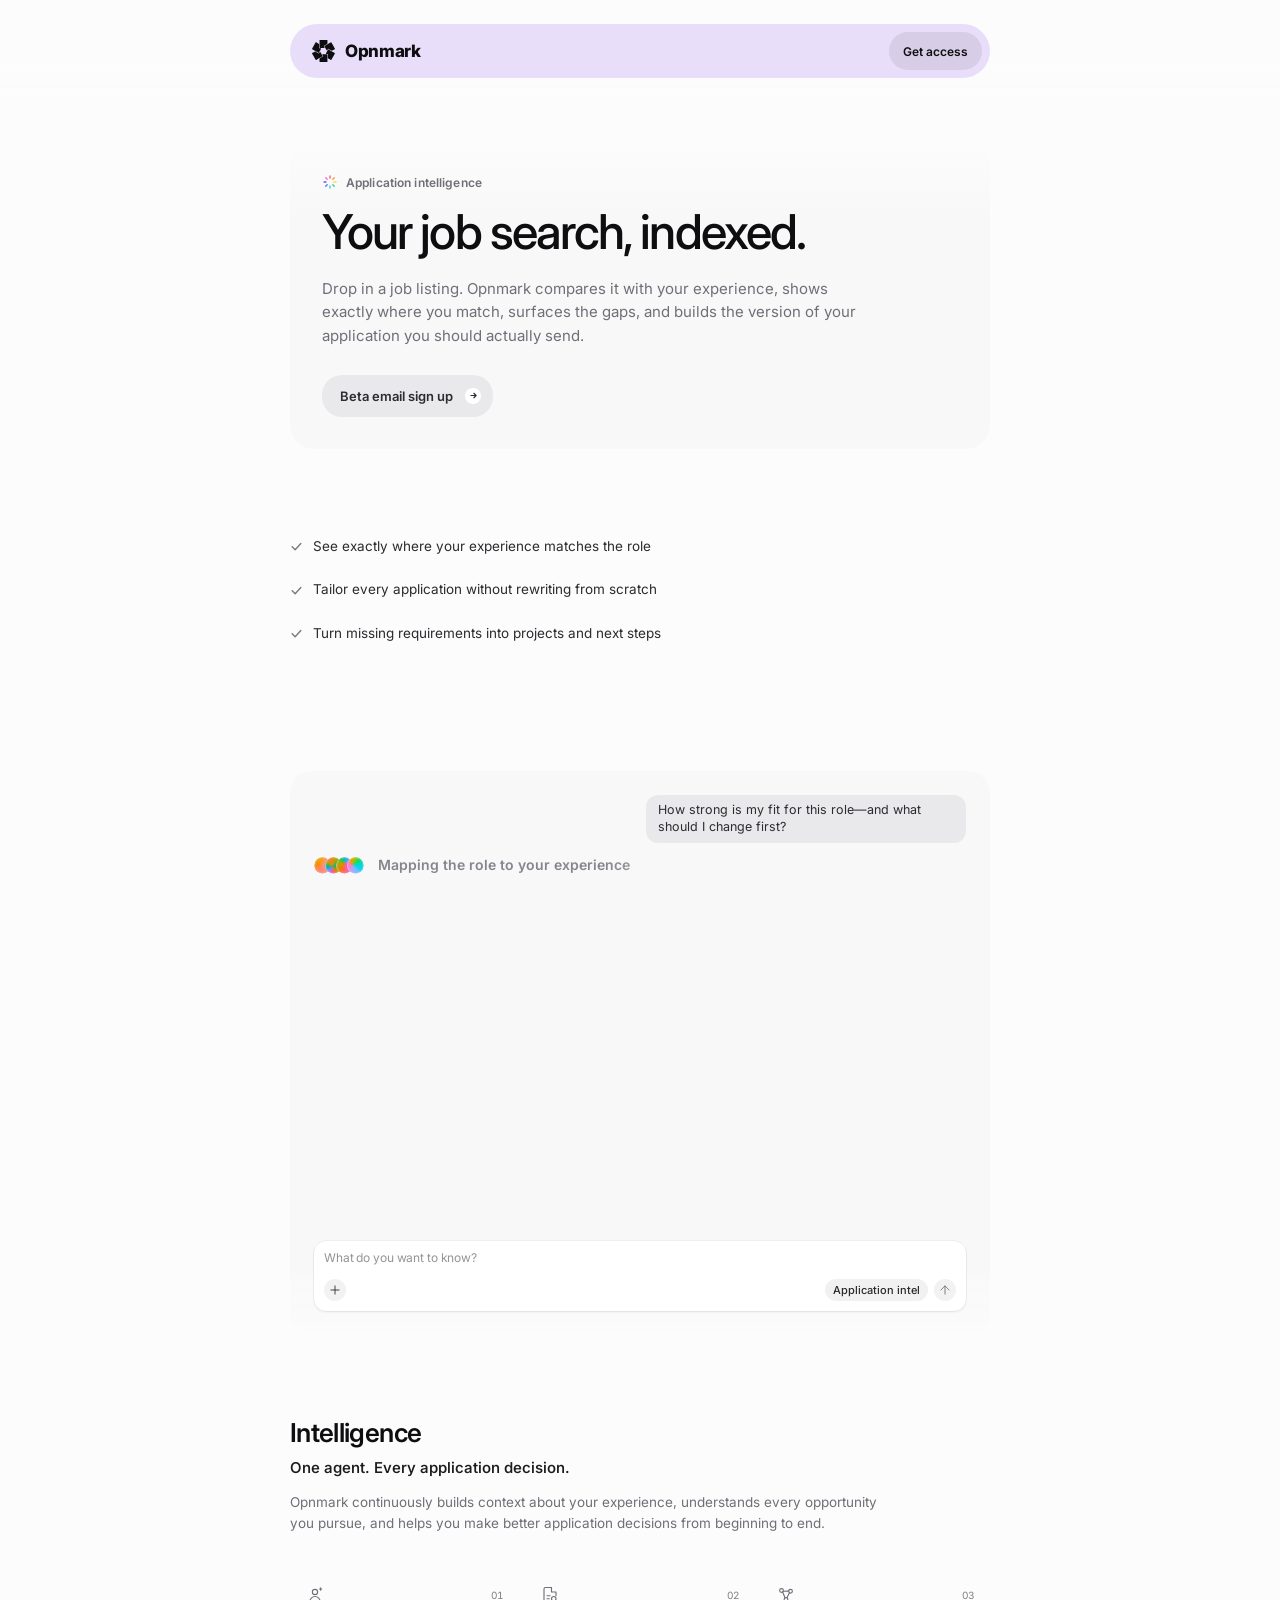
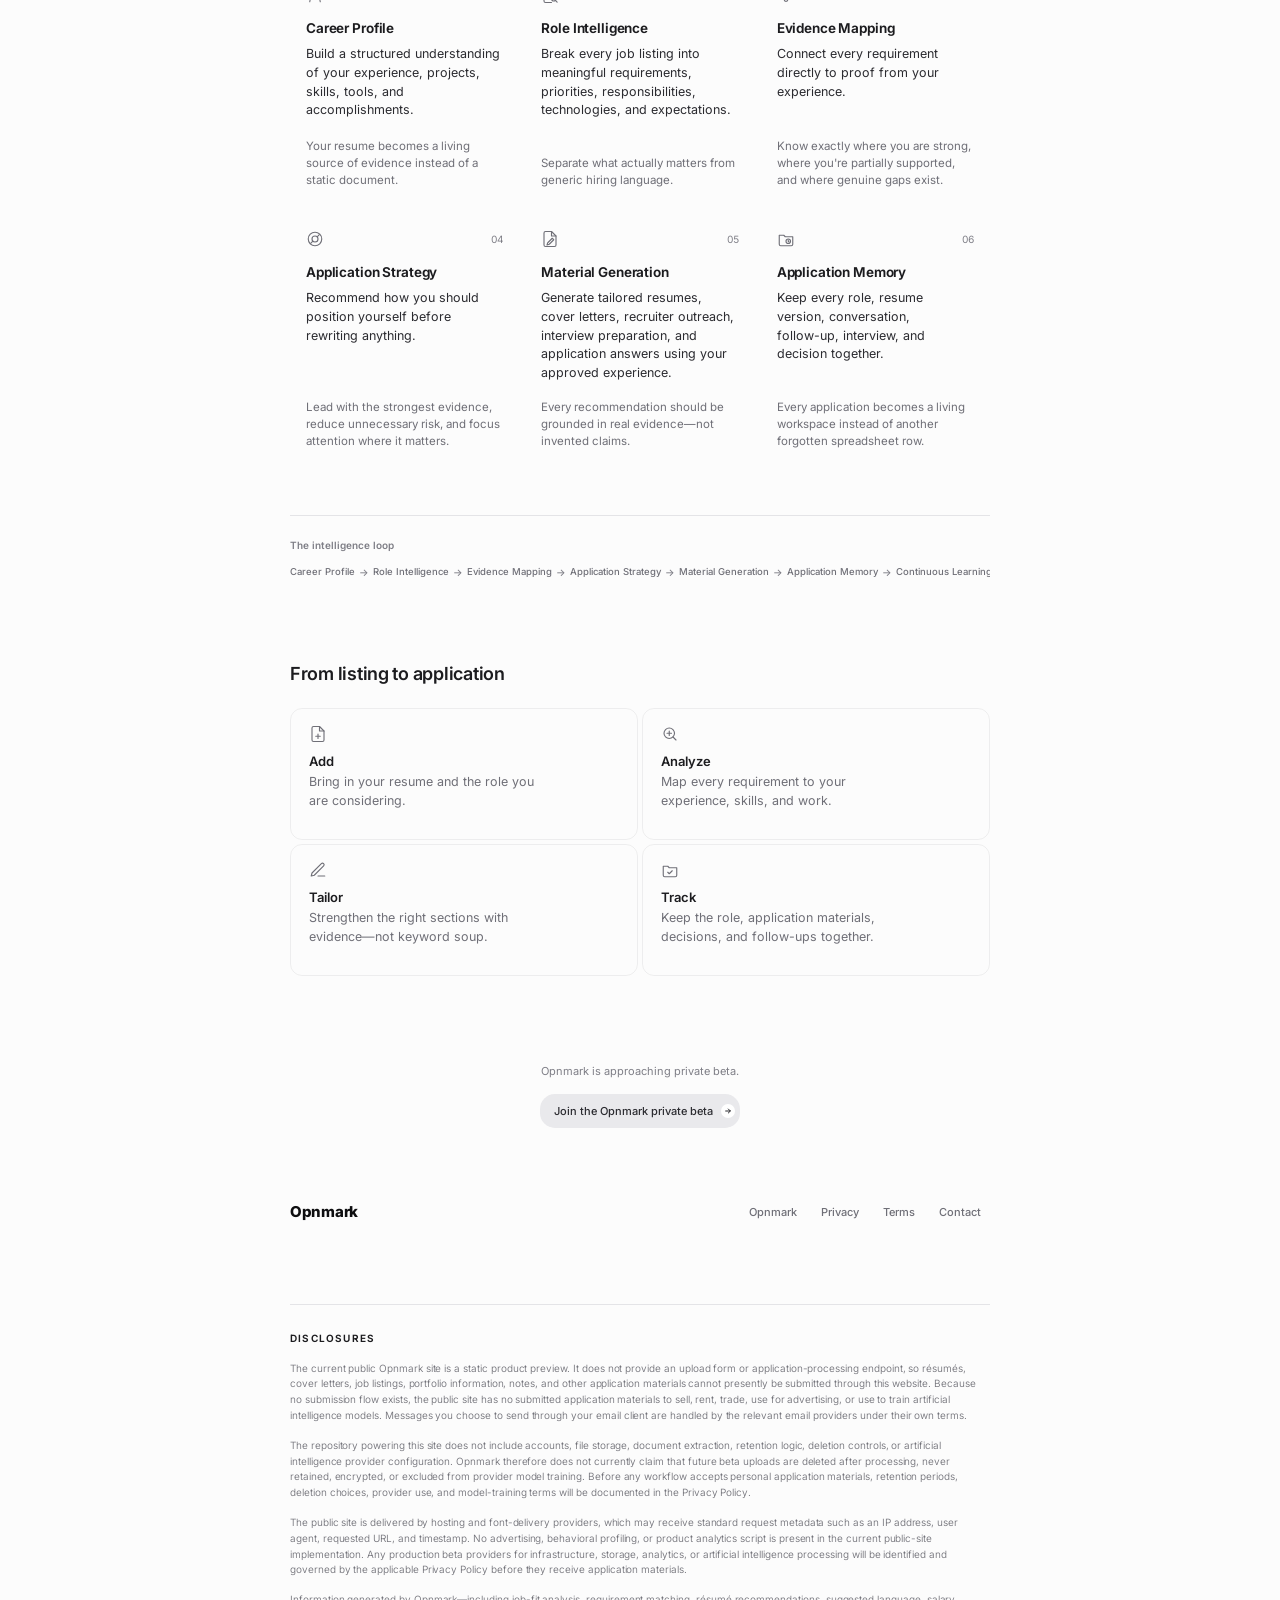
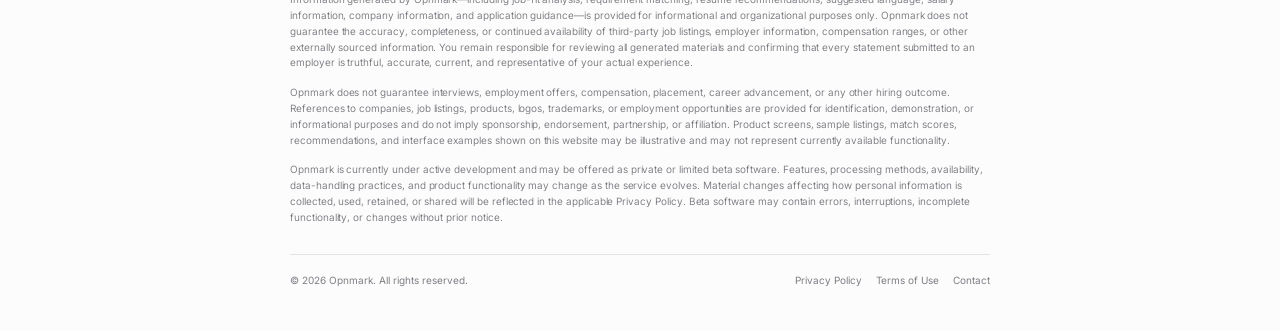
<file: index.html>
<!DOCTYPE html>
<html lang="en">
<head>
<meta charset="UTF-8">
<meta name="viewport" content="width=device-width, initial-scale=1.0">
<title>Opnmark — Job search intelligence</title>
<meta name="description" content="Opnmark compares job listings with your experience, reveals your strongest matches and gaps, and helps tailor every application.">
<link rel="icon" href="data:image/svg+xml,%3Csvg xmlns='http://www.w3.org/2000/svg' viewBox='0 0 32 32'%3E%3Crect width='32' height='32' rx='9' fill='%23E9DEFA'/%3E%3Cpath d='M16 7v5m0 8v5M7 16h5m8 0h5m-15.4-6.4 3.5 3.5m5.8 5.8 3.5 3.5m0-12.8-3.5 3.5m-5.8 5.8-3.5 3.5' stroke='%232B2144' stroke-width='2.2' stroke-linecap='round'/%3E%3C/svg%3E">
<meta property="og:type" content="website">
<meta property="og:site_name" content="Opnmark">
<meta property="og:title" content="Opnmark — Job search intelligence">
<meta property="og:description" content="Opnmark compares job listings with your experience, reveals your strongest matches and gaps, and helps tailor every application.">
<meta property="og:url" content="https://opnmark.com/">
<meta property="og:image" content="https://opnmark.com/og.png">
<meta property="og:image:type" content="image/png">
<meta property="og:image:width" content="1200">
<meta property="og:image:height" content="630">
<meta property="og:image:alt" content="Opnmark">
<meta name="twitter:card" content="summary_large_image">
<meta name="twitter:title" content="Opnmark — Job search intelligence">
<meta name="twitter:description" content="Opnmark compares job listings with your experience, reveals your strongest matches and gaps, and helps tailor every application.">
<meta name="twitter:image" content="https://opnmark.com/og.png">
<meta name="twitter:image:alt" content="Opnmark">
<link rel="preconnect" href="https://fonts.googleapis.com">
<link rel="preconnect" href="https://fonts.gstatic.com" crossorigin>
<link href="https://fonts.googleapis.com/css2?family=Inter:opsz,wght@14..32,100..900&amp;display=swap" rel="stylesheet">
<script>
  (function () {
    var m = matchMedia('(prefers-color-scheme: dark)');
    function apply() {
      document.documentElement.setAttribute('data-theme', m.matches ? 'dark' : 'light');
    }
    apply();
    m.addEventListener('change', apply);
  })();
</script>
<style>
  :root {
    color-scheme: light;
    --bg: #FCFCFC;
    --demo-surface: #F8F8F9;
    --raise: #E9E9EB;
    --cta-bg: #E9E9EC;
    --cta-hover: #E0E0E4;
    --cta-coin: #FFFFFF;
    --askbar-bg: #FFFFFF;
    --rule: #E4E4E7;
    --ink: #0E0E10;
    --ink-hi: #1C1C1F;
    --ink-soft: #2B2B30;
    --ink-mut: #6F6F77;
    --ink-dim: #7E7E86;
    --green: #279B70;
    --dot-off: #E7E7EC;
    --check: #7A7A82;
    --shim: #85858D;
    --shim-dim: rgba(133, 133, 141, 0.4);
    --soft-fill: rgba(26, 26, 26, 0.06);
    --ring: rgba(0, 0, 0, 0.08);
    --navbar-bg: #E9DEFA;
    --check-hover-1: rgba(26, 26, 26, 0.04);
    --check-hover-2: rgba(26, 26, 26, 0.07);
    --check-hover-3: rgba(26, 26, 26, 0.1);
    --disclosure-text: #74747B;
  }

  :root[data-theme="dark"] {
    color-scheme: dark;
    --bg: #121212;
    --demo-surface: #161616;
    --raise: #242424;
    --cta-bg: #353535;
    --cta-hover: #3E3E3E;
    --cta-coin: #585858;
    --askbar-bg: #1D1D1D;
    --rule: #333333;
    --ink: #FDFDFD;
    --ink-hi: #F2F2F2;
    --ink-soft: #E9E9E9;
    --ink-mut: #9C9C9C;
    --ink-dim: #969696;
    --green: #4BBC90;
    --dot-off: #707079;
    --check: #A2A2A2;
    --shim: #A1A1A1;
    --shim-dim: rgba(161, 161, 161, 0.45);
    --soft-fill: rgba(245, 245, 245, 0.06);
    --ring: rgba(255, 255, 255, 0.12);
    --navbar-bg: #2B2144;
    --check-hover-1: rgba(245, 245, 245, 0.04);
    --check-hover-2: rgba(245, 245, 245, 0.07);
    --check-hover-3: rgba(245, 245, 245, 0.1);
    --disclosure-text: #B0B0B6;
  }

  * { margin: 0; padding: 0; box-sizing: border-box; }

  html, body {
    background: var(--bg);
    color: var(--ink);
    font-family: "Inter", ui-sans-serif, system-ui, -apple-system, sans-serif;
    font-synthesis: none;
    -webkit-font-smoothing: antialiased;
    -moz-osx-font-smoothing: grayscale;
    text-rendering: optimizeLegibility;
  }

  a { color: inherit; text-decoration: none; }

  :where(a, button):focus-visible {
    outline: 2px solid var(--ink);
    outline-offset: 3px;
  }

  body {
    min-height: 100vh;
    display: flex;
    flex-direction: column;
    align-items: center;
    overflow-x: clip;
  }

  /* ── Header ──────────────────────────────────────── */
  .nav {
    width: min(700px, calc(100vw - 56px));
    margin-top: 24px;
    height: 54px;
    display: flex;
    align-items: center;
    justify-content: space-between;
    padding: 0 8px 0 22px;
    background: transparent;
    border: 0;
    border-radius: 27px;
    flex-shrink: 0;
    position: sticky;
    top: 12px;
    z-index: 40;
  }

  /* full-width fade: content scrolling up dissolves under the bar.
     Sits on z -2 so the pill fill (::after, z -1) paints above it. */
  .nav::before {
    content: "";
    position: absolute;
    left: 50%;
    transform: translateX(-50%);
    top: -12px;
    width: 100vw;
    height: calc(100% + 40px);
    background: linear-gradient(to bottom, var(--bg) 55%, transparent);
    z-index: -2;
    pointer-events: none;
  }

  /* flat color fill for the bar */
  .nav::after {
    content: "";
    position: absolute;
    inset: 0;
    border-radius: inherit;
    background: var(--navbar-bg);
    z-index: -1;
    pointer-events: none;
  }

  .brand {
    display: inline-flex;
    align-items: center;
    gap: 10px;
    color: var(--ink);
  }

  .brand svg {
    display: block;
    width: 23px;
    height: auto;
    transition: width .28s cubic-bezier(0.22, 1, 0.36, 1);
  }

  .brand-name {
    font-size: 17px;
    font-weight: 800;
    letter-spacing: -0.02em;
    transition: font-size .28s cubic-bezier(0.22, 1, 0.36, 1);
  }

  .nav-action {
    position: relative;
    display: flex;
    align-items: center;
    margin-inline-start: auto;
  }

  .nav-cta {
    position: relative;
    min-width: 88px;
    min-height: 38px;
    display: inline-flex;
    align-items: center;
    justify-content: center;
    padding: 0 14px;
    border-radius: 999px;
    border: 0;
    background: color-mix(in srgb, var(--ink) 8%, transparent);
    color: var(--ink);
    cursor: pointer;
    font-family: inherit;
    font-size: 12px;
    font-weight: 600;
    white-space: nowrap;
    transition: background-color 150ms ease, transform 150ms cubic-bezier(0.22, 1, 0.36, 1);
  }

  .nav-cta:hover {
    background: color-mix(in srgb, var(--ink) 13%, transparent);
  }

  .nav-cta:active { transform: scale(0.97); }

  .nav-cta-label {
    transition: opacity 120ms ease, transform 180ms cubic-bezier(0.22, 1, 0.36, 1);
  }

  .nav-cta-lock {
    position: absolute;
    width: 15px;
    height: 15px;
    opacity: 0;
    transform: scale(0.8);
    transition: opacity 120ms ease, transform 180ms cubic-bezier(0.22, 1, 0.36, 1);
  }

  .nav-cta.is-shaking,
  .locked-cta.is-shaking {
    animation: access-shake 380ms cubic-bezier(0.22, 1, 0.36, 1);
  }

  .nav-cta.is-locked .nav-cta-label {
    opacity: 0;
    transform: scale(0.9);
  }

  .nav-cta.is-locked .nav-cta-lock {
    opacity: 1;
    transform: scale(1);
  }

  .nav-tooltip {
    position: absolute;
    top: calc(100% + 8px);
    right: 0;
    z-index: 1;
    padding: 5px 8px;
    border-radius: 7px;
    background: var(--ink);
    color: var(--bg);
    font-size: 10.5px;
    font-weight: 600;
    line-height: 1;
    white-space: nowrap;
    opacity: 0;
    pointer-events: none;
    transform: translateY(-3px);
    transition: opacity 140ms ease, transform 180ms cubic-bezier(0.22, 1, 0.36, 1);
  }

  .nav-action:hover .nav-tooltip,
  .nav-action:focus-within .nav-tooltip,
  .nav-tooltip.is-visible {
    opacity: 1;
    transform: translateY(0);
  }

  @keyframes access-shake {
    0%, 100% { transform: translateX(0); }
    25% { transform: translateX(-2px); }
    50% { transform: translateX(2px); }
    75% { transform: translateX(-1px); }
  }

  /* ── Hero ────────────────────────────────────────── */
  .hero {
    width: min(700px, calc(100vw - 56px));
    margin-top: 64px;
    display: grid;
    grid-template-columns: 1fr;
    gap: 80px;
  }

  /* grid items must be allowed to shrink below their min-content width */
  .hero > * { min-width: 0; }

  .hero-copy {
    display: flex;
    flex-direction: column;
  }

  .intro-card {
    background: linear-gradient(to bottom, transparent, var(--demo-surface) 72px);
    border-radius: 24px;
    padding: 32px;
  }

  .hero-label {
    display: inline-flex;
    align-items: center;
    gap: 8px;
    margin-bottom: 18px;
    color: var(--ink-mut);
    font-size: 12px;
    font-weight: 600;
    letter-spacing: 0.01em;
  }

  .hero-label svg {
    width: 16px;
    height: 16px;
    flex: none;
    transform-box: fill-box;
    transform-origin: center;
    animation: intelligence-spin 6s linear infinite;
  }

  @keyframes intelligence-spin {
    to { transform: rotate(360deg); }
  }

  .hero-title {
    max-width: 620px;
    font-size: clamp(40px, 7vw, 48px);
    font-weight: 520;
    line-height: 0.98;
    letter-spacing: -0.04em;
    color: var(--ink);
    text-wrap: balance;
  }

  .intro-card p {
    margin-top: 22px;
    max-width: 540px;
    font-size: 15px;
    line-height: 1.55;
    color: var(--ink-mut);
    text-wrap: pretty;
  }

  .checks {
    list-style: none;
    display: flex;
    flex-direction: column;
    gap: 8px;
    padding-top: 80px;
    padding-bottom: 28px;
    margin-bottom: 12px;
    overflow-x: clip;
  }

  .checks li {
    display: flex;
    align-items: center;
    gap: 10px;
    font-size: 13.5px;
    line-height: 1.45;
    color: var(--ink-soft);
    padding: 8px 12px;
    margin: 0 -12px;
    border-radius: 10px;
    opacity: 0;
    transform: translateX(-32px);
    transition: background-color 150ms cubic-bezier(0.22, 1, 0.36, 1),
                color .22s ease,
                opacity .55s cubic-bezier(0.22, 1, 0.36, 1),
                transform .55s cubic-bezier(0.22, 1, 0.36, 1);
  }

  .checks li:nth-child(2) {
    transform: translateX(32px);
  }

  .checks li.is-in {
    opacity: 1;
    transform: none;
  }

  @media (hover: hover) and (pointer: fine) {
    .checks li:nth-child(1):hover { background: var(--check-hover-1); }
    .checks li:nth-child(2):hover { background: var(--check-hover-2); }
    .checks li:nth-child(3):hover { background: var(--check-hover-3); }
  }

  .checks svg {
    width: 13px;
    height: 13px;
    color: var(--check);
    flex-shrink: 0;
    transition: color .35s ease;
  }

  .checks li.checked svg { color: var(--green); }

  /* ── Intelligence capabilities ───────────────────── */
  .intelligence {
    padding-top: 4px;
  }

  .intelligence-header {
    max-width: 620px;
  }

  .intelligence-title {
    color: var(--ink);
    font-size: 26px;
    font-weight: 600;
    line-height: 1.05;
    letter-spacing: -0.025em;
    text-wrap: balance;
  }

  .intelligence-subtitle {
    margin-top: 10px;
    color: var(--ink-hi);
    font-size: 15px;
    font-weight: 550;
    line-height: 1.4;
  }

  .intelligence-copy {
    margin-top: 14px;
    max-width: 590px;
    color: var(--ink-mut);
    font-size: 13.5px;
    line-height: 1.55;
    text-wrap: pretty;
  }

  .intelligence-grid {
    margin-top: 36px;
    display: grid;
    grid-template-columns: repeat(3, minmax(0, 1fr));
    gap: 6px;
  }

  .intelligence-card {
    min-width: 0;
    min-height: 238px;
    display: flex;
    flex-direction: column;
    padding: 16px 16px 18px;
    border-radius: 12px;
    transition: background-color 150ms cubic-bezier(0.22, 1, 0.36, 1);
  }

  .intelligence-card-head {
    display: flex;
    align-items: center;
    justify-content: space-between;
    gap: 12px;
  }

  .intelligence-card-head svg {
    width: 18px;
    height: 18px;
    flex: none;
    color: var(--ink-mut);
  }

  .intelligence-index {
    color: var(--ink-dim);
    font-size: 10px;
    font-variant-numeric: tabular-nums;
    line-height: 1;
  }

  .intelligence-card h3 {
    margin-top: 16px;
    color: var(--ink-hi);
    font-size: 13.5px;
    font-weight: 650;
    line-height: 1.3;
    letter-spacing: -0.01em;
  }

  .intelligence-card-description {
    margin-top: 8px;
    color: var(--ink-soft);
    font-size: 12.5px;
    line-height: 1.5;
    text-wrap: pretty;
  }

  .intelligence-card-support {
    margin-top: auto;
    padding-top: 16px;
    color: var(--ink-mut);
    font-size: 11.5px;
    line-height: 1.5;
    text-wrap: pretty;
  }

  @media (hover: hover) and (pointer: fine) {
    .intelligence-card:hover { background: var(--soft-fill); }
  }

  .intelligence-loop {
    margin-top: 46px;
    padding-top: 24px;
    border-top: 1px solid var(--rule);
  }

  .intelligence-loop-title {
    color: var(--ink-dim);
    font-size: 10px;
    font-weight: 600;
    line-height: 1;
  }

  .intelligence-loop-track {
    margin-top: 16px;
    overflow-x: auto;
    scrollbar-width: none;
  }

  .intelligence-loop-track::-webkit-scrollbar { display: none; }

  .intelligence-loop-list {
    min-width: max-content;
    display: flex;
    align-items: center;
    list-style: none;
  }

  .intelligence-loop-list li {
    display: inline-flex;
    align-items: center;
    color: var(--ink-mut);
    font-size: 9.5px;
    font-weight: 500;
    line-height: 1.3;
    white-space: nowrap;
  }

  .intelligence-loop-list li:not(:last-child)::after {
    content: "→";
    margin: 0 4px;
    color: var(--ink-dim);
    font-size: 10px;
  }

  @media (hover: none), (pointer: coarse) {
    .intelligence-card { background: var(--soft-fill); }
  }

  /* ── Process cards ───────────────────────────────── */
  .process {
    padding-top: 4px;
  }

  .section-title {
    margin-bottom: 24px;
    color: var(--ink-hi);
    font-size: 18px;
    font-weight: 600;
    line-height: 1.2;
    letter-spacing: -0.015em;
    text-wrap: balance;
  }

  .steps-cards {
    position: relative;
    display: grid;
    grid-template-columns: repeat(2, minmax(0, 1fr));
    gap: 4px;
  }

  .pcard {
    position: relative;
    z-index: 1;
    display: flex;
    flex-direction: column;
    min-height: 132px;
    padding: 16px 18px 18px;
    border: 1px solid color-mix(in srgb, var(--ink) 6%, transparent);
    border-radius: 12px;
  }

  .pcard > svg {
    width: 18px;
    height: 18px;
    color: var(--ink-mut);
    margin-bottom: 10px;
  }

  .pcard-title {
    font-size: 13px;
    font-weight: 600;
    color: var(--ink-hi);
    margin-bottom: 4px;
  }

  .pcard-desc {
    max-width: 29ch;
    font-size: 12.5px;
    line-height: 1.5;
    color: var(--ink-mut);
    text-wrap: pretty;
  }

  .pcard-hl {
    position: absolute;
    z-index: 0;
    border-radius: 12px;
    background: var(--soft-fill);
    opacity: 0;
    pointer-events: none;
    transition: top .08s cubic-bezier(0.22, 1, 0.36, 1),
                left .08s cubic-bezier(0.22, 1, 0.36, 1),
                width .08s cubic-bezier(0.22, 1, 0.36, 1),
                height .08s cubic-bezier(0.22, 1, 0.36, 1),
                opacity .08s ease;
  }

  .pcard-hl.on { opacity: 1; }

  @media (hover: none), (pointer: coarse) {
    .pcard { background: var(--soft-fill); }
  }

  .cta {
    position: relative;
    margin-top: 27px;
    align-self: flex-start;
    display: inline-flex;
    align-items: center;
    gap: 12px;
    height: 39px;
    padding: 0 12px 0 16px;
    border: 0;
    border-radius: 20px;
    background: var(--cta-bg);
    font-family: inherit;
    font-size: 12.5px;
    font-weight: 500;
    color: var(--ink-soft);
    cursor: pointer;
    transition: transform 160ms cubic-bezier(0.22, 1, 0.36, 1),
                background-color .22s ease, color .22s ease;
  }

  .cta:hover { background: var(--cta-hover); }
  .cta:active { transform: scale(0.97); }

  .cta-arrow {
    width: 16px;
    height: 16px;
    border-radius: 8px;
    background: var(--cta-coin);
    display: grid;
    place-items: center;
    flex-shrink: 0;
    transition: transform 150ms cubic-bezier(0.22, 1, 0.36, 1),
                background-color .22s ease, opacity 120ms ease;
  }

  @media (hover: hover) and (pointer: fine) {
    .cta:hover .cta-arrow { transform: translateX(2px); }
  }

  .cta-arrow svg { width: 9px; height: 9px; }

  .cta .locked-cta-lock {
    position: absolute;
    right: 12px;
    width: 16px;
    height: 16px;
    border-radius: 8px;
    background: var(--cta-coin);
    display: grid;
    place-items: center;
    opacity: 0;
    transform: scale(0.8);
    pointer-events: none;
    transition: opacity 120ms ease, transform 180ms cubic-bezier(0.22, 1, 0.36, 1);
  }

  .cta .locked-cta-lock svg {
    width: 9px;
    height: 9px;
    color: #fff;
  }

  .cta.locked-cta.is-locked .cta-arrow {
    opacity: 0;
    transform: scale(0.8);
  }

  .cta.locked-cta.is-locked .locked-cta-lock {
    opacity: 1;
    transform: scale(1);
  }

  .cta .nav-tooltip {
    top: calc(100% + 10px);
    right: auto;
    left: 50%;
    transform: translate(-50%, -3px);
  }

  .cta .nav-tooltip.is-visible {
    transform: translate(-50%, 0);
  }

  .hero-cta {
    min-height: 42px;
    margin-top: 28px;
    padding-inline-start: 18px;
    font-size: 13px;
    font-weight: 600;
  }

  /* ── Demo card ───────────────────────────────────── */
  .demo {
    background: linear-gradient(to top, transparent, var(--demo-surface) 64px);
    border-radius: 22px;
    padding: 24px;
    height: 564px;
    min-height: 564px;
    display: flex;
    flex-direction: column;
    animation: demo-in .8s ease-out .15s both;
  }

  @keyframes demo-in {
    from { opacity: 0; }
    to { opacity: 1; }
  }

  .thread {
    display: flex;
    flex-direction: column;
    min-height: 440px;
    transition: opacity .6s ease;
  }

  .thread.out { opacity: 0; }

  .bubble {
    align-self: flex-end;
    max-width: 320px;
    background: var(--raise);
    border-radius: 12px;
    padding: 7px 12px;
    font-size: 12.5px;
    line-height: 1.35;
    color: var(--ink-soft);
  }

  .status {
    margin-top: 13px;
    display: flex;
    align-items: center;
    gap: 0;
  }

  .status-dots {
    display: flex;
    margin-right: 14px;
  }

  .status-orb {
    width: 17px;
    height: 17px;
    border-radius: 50%;
    overflow: hidden;
    flex: none;
    line-height: 0;
    background: var(--dot-off);
    /* Keep clip on the untransformed shell — iOS drops overflow:hidden
       rounding when scale lives on the same node. */
    clip-path: circle(50%);
  }

  .status-orb + .status-orb { margin-left: -6px; }

  .status-orb-face {
    display: block;
    width: 100%;
    height: 100%;
    border-radius: 50%;
    overflow: hidden;
    opacity: 0;
    transform: scale(0.45);
    transform-origin: center;
    transition: opacity .34s cubic-bezier(0.22, 1, 0.36, 1),
                transform .34s cubic-bezier(0.22, 1, 0.36, 1);
  }

  .status-orb.is-in .status-orb-face {
    opacity: 1;
    transform: none;
  }

  .status-orb canvas {
    width: 100%;
    height: 100%;
    display: block;
    border-radius: 50%;
    filter: blur(1px);
  }

  .status-name {
    min-width: 0;
    font-size: 14px;
    font-weight: 600;
    line-height: 1.3;
    color: var(--ink-hi);
    opacity: 0;
    transform: translateY(5px);
    transition: opacity .4s cubic-bezier(0.22, 1, 0.36, 1),
                transform .4s cubic-bezier(0.22, 1, 0.36, 1),
                color .22s ease;
  }

  .status-name.is-in {
    opacity: 1;
    transform: none;
  }

  .status-time {
    margin-left: auto;
    padding-left: 12px;
    flex: none;
    font-size: 12px;
    color: var(--ink-dim);
    opacity: 0;
    transition: opacity .3s ease;
    font-variant-numeric: tabular-nums;
  }

  .thread.resolved .status-time { opacity: 1; }

  .reveal-label {
    margin-top: 15px;
    font-size: 14px;
    font-weight: 600;
    color: var(--ink-hi);
  }

  .band {
    margin-top: 8px;
    background: var(--raise);
    border-radius: 12px;
    padding: 12px 13px 13px;
    font-size: 12.5px;
  }

  .band-head {
    color: var(--ink-mut);
    font-size: 12px;
    line-height: 1.4;
    margin-bottom: 9px;
    text-wrap: pretty;
  }

  .band-row {
    display: flex;
    align-items: baseline;
    justify-content: space-between;
    gap: 16px;
    padding: 3.5px 0;
  }

  .band-row .k { color: var(--ink-mut); }
  .band-row .v {
    color: var(--ink-hi);
    font-weight: 600;
    font-variant-numeric: tabular-nums;
    overflow-wrap: anywhere;
    text-align: end;
  }

  .band-rule {
    height: 1px;
    background: var(--rule);
    margin: 6px 0;
  }

  .band-row.total .k { font-weight: 600; color: var(--ink-hi); }
  .band-row.total .v { color: var(--green); }

  .insight {
    margin-top: 14px;
    font-size: 12.5px;
    line-height: 1.4;
    color: var(--ink-mut);
  }

  .insight strong {
    font-weight: 600;
    color: var(--ink-soft);
  }

  .insight { min-height: 36px; }

  /* ── Composer (aicss ai-agent-input port) ────────── */
  .composer {
    margin-top: auto;
    display: flex;
    flex-direction: column;
    gap: 12px;
    padding: 8px 10px 10px;
    background: var(--askbar-bg);
    border-radius: 12px;
    /* hairline ring first so it paints on top of the drops */
    box-shadow: 0 0 0 0.5px var(--ring), 0 1px 2px rgba(0, 0, 0, 0.05),
      0 2px 4px rgba(0, 0, 0, 0.02);
  }

  .composer-field {
    font-size: 12px;
    line-height: 18px;
    letter-spacing: -0.12px;
    min-height: 18px;
    color: var(--ink-soft);
    opacity: 0.5; /* placeholder state */
  }

  .composer-row {
    display: flex;
    align-items: center;
    justify-content: space-between;
  }

  .composer-right {
    display: flex;
    align-items: center;
    gap: 6px;
  }

  /* round soft button — the fill lives on ::before so a press scales only
     the container, never the icon on top */
  .icon-btn {
    position: relative;
    display: inline-flex;
    align-items: center;
    justify-content: center;
    width: 22px;
    height: 22px;
    flex: none;
    padding: 0;
    border: 0;
    background: transparent;
    color: var(--ink-soft);
    cursor: default;
  }

  .icon-btn::before {
    content: "";
    position: absolute;
    inset: 0;
    border-radius: 999px;
    background: var(--soft-fill);
    transition: background 150ms cubic-bezier(0.22, 1, 0.36, 1),
      transform 150ms cubic-bezier(0.22, 1, 0.36, 1);
  }

  .icon-btn > svg { position: relative; }

  .c-pill {
    position: relative;
    display: inline-flex;
    align-items: center;
    height: 22px;
    padding: 0 8px;
    border: 0;
    background: transparent;
    font-family: inherit;
    color: var(--ink-soft);
    font-size: 11px;
    line-height: 12px;
    font-weight: 500;
    white-space: nowrap;
    cursor: default;
  }

  .c-pill::before {
    content: "";
    position: absolute;
    inset: 0;
    border-radius: 999px;
    background: var(--soft-fill);
    transition: background 150ms cubic-bezier(0.22, 1, 0.36, 1),
      transform 150ms cubic-bezier(0.22, 1, 0.36, 1);
  }

  .send { color: var(--ink-mut); }

  /* ── Footer and disclosures ──────────────────────── */
  .site-footer {
    width: min(700px, calc(100vw - 56px));
    margin: 0 auto;
    padding: 88px 0 28px;
  }

  .footer-cta {
    display: flex;
    flex-direction: column;
    align-items: center;
    gap: 14px;
  }

  .footer-note {
    color: var(--ink-dim);
    font-size: 11px;
    line-height: 1.4;
  }

  .footer-cta .cta {
    align-self: center;
    margin-top: 0;
    height: 34px;
    padding: 0 5px 0 14px;
    border-radius: 15px;
    font-size: 11px;
    gap: 8px;
  }

  .footer-cta .cta .cta-arrow {
    width: 14px;
    height: 14px;
    border-radius: 7px;
  }

  .footer-cta .cta .cta-arrow svg {
    width: 8px;
    height: 8px;
  }

  .footer-main {
    margin-top: 64px;
    display: flex;
    align-items: center;
    justify-content: space-between;
    gap: 32px;
  }

  .footer-brand {
    min-height: 40px;
    display: inline-flex;
    align-items: center;
    color: var(--ink);
    font-size: 15px;
    font-weight: 800;
    letter-spacing: -0.02em;
  }

  .footer-nav {
    display: flex;
    align-items: center;
    gap: 6px;
  }

  .footer-link {
    min-height: 40px;
    display: inline-flex;
    align-items: center;
    padding-inline: 9px;
    color: var(--ink-mut);
    font-size: 11px;
    font-weight: 500;
    transition: color 150ms ease;
  }

  .footer-link:hover { color: var(--ink); }

  .disclosures {
    margin-top: 72px;
    padding-top: 28px;
    border-top: 1px solid var(--rule);
  }

  .disclosures h2 {
    color: var(--ink-hi);
    font-size: 10px;
    line-height: 1;
    font-weight: 650;
    letter-spacing: 0.12em;
    text-transform: uppercase;
  }

  .disclosure-copy {
    margin-top: 18px;
    display: grid;
    gap: 14px;
  }

  .disclosure-copy p {
    color: var(--disclosure-text);
    font-size: 10px;
    font-weight: 350;
    line-height: 1.58;
    letter-spacing: -0.005em;
  }

  .footer-legal {
    margin-top: 28px;
    padding-top: 18px;
    border-top: 1px solid var(--rule);
    display: flex;
    align-items: flex-start;
    justify-content: space-between;
    gap: 24px;
    color: var(--ink-dim);
    font-size: 10px;
    line-height: 1.5;
  }

  .footer-legal-links {
    display: flex;
    flex-wrap: wrap;
    justify-content: flex-end;
    gap: 4px 14px;
  }

  .footer-legal a {
    min-height: 30px;
    display: inline-flex;
    align-items: flex-start;
    color: var(--ink-dim);
    transition: color 150ms ease;
  }

  .footer-legal a:hover { color: var(--ink); }

  /* ── Responsive ──────────────────────────────────── */
  @media (max-width: 680px) {
    .intelligence-grid {
      grid-template-columns: repeat(2, minmax(0, 1fr));
    }

    .intelligence-card { min-height: 220px; }
  }

  @media (max-width: 560px) {
    header.nav {
      width: calc(100vw - 40px);
      margin-top: 30px;
      height: 50px;
      padding: 0 6px 0 16px;
      border-radius: 25px;
      top: 10px;
      transition: height .28s cubic-bezier(0.22, 1, 0.36, 1);
    }

    header.nav.compact { height: 42px; }
    header.nav.compact .brand svg { width: 18px; }
    header.nav.compact .brand-name { font-size: 15px; }
    header.nav.compact .nav-cta { min-height: 34px; }
    .hero {
      width: calc(100vw - 40px);
      margin-top: 52px;
      gap: 72px;
    }
    .hero-title { font-size: clamp(34px, 10vw, 38px); }
    .intro-card { padding: 26px 20px 28px; }
    .intro-card p {
      max-width: none;
      margin-top: 22px;
      line-height: 1.55;
    }
    .hero-cta { align-self: flex-start; margin-top: 26px; }
    .checks {
      padding-top: 64px;
      padding-bottom: 20px;
      margin-bottom: 8px;
      gap: 10px;
    }
    .checks li { align-items: flex-start; }
    .checks svg { margin-top: 3px; }
    .demo {
      height: 716px;
      min-height: 716px;
      padding: 22px 18px;
    }
    .thread { min-height: 470px; }
    .bubble { max-width: 90%; }
    .status { margin-top: 22px; }
    .reveal-label { margin-top: 26px; }
    .band { margin-top: 12px; }
    .insight { margin-top: 20px; }
    .composer { margin-top: 40px; }
    .intelligence { padding-top: 0; }
    .intelligence-title { font-size: 24px; }
    .intelligence-grid {
      margin-top: 32px;
      grid-template-columns: 1fr;
      gap: 6px;
    }
    .intelligence-card {
      min-height: 0;
      padding: 16px;
    }
    .intelligence-card-support {
      margin-top: 12px;
      padding-top: 0;
    }
    .intelligence-loop {
      margin-top: 38px;
      padding-top: 20px;
    }
    .process { padding-top: 0; }
    .section-title { margin-bottom: 20px; }
    .pcard { min-height: 144px; }
    .site-footer {
      width: calc(100vw - 40px);
      padding: 72px 0 24px;
    }
    .footer-main {
      margin-top: 56px;
      flex-direction: column;
      align-items: flex-start;
      gap: 16px;
    }
    .footer-nav {
      width: 100%;
      display: grid;
      grid-template-columns: repeat(2, minmax(0, 1fr));
      gap: 0 8px;
    }
    .footer-link { padding-inline: 0; }
    .disclosures {
      margin-top: 56px;
      padding-top: 24px;
    }
    .disclosure-copy p {
      font-size: 10px;
      line-height: 1.6;
    }
    .footer-legal {
      flex-direction: column;
      gap: 12px;
    }
    .footer-legal-links {
      justify-content: flex-start;
    }
  }

  @media (max-width: 360px) {
    .nav {
      padding-inline: 14px 6px;
    }

    .nav-cta {
      min-height: 34px;
      padding-inline: 11px;
      font-size: 11px;
    }

    .brand { gap: 8px; }
    .brand-name { font-size: 16px; }
    .hero-title { font-size: 33px; }
    .steps-cards { grid-template-columns: 1fr; }
    .pcard { min-height: 0; }
    .band-row { gap: 10px; }
  }

  /* ── Theme cross-fade ────────────────────────────── */
  body, .nav, .brand, .nav-cta, .intro-card,
  .hero-label, .hero-title, .intro-card p, .checks svg,
  .demo, .bubble, .status-time, .reveal-label,
  .band, .band-head, .band-row .k, .band-row .v, .band-rule,
  .insight, .insight strong, .composer, .composer-field, .icon-btn,
  .c-pill, .intelligence-title, .intelligence-subtitle, .intelligence-copy,
  .intelligence-card h3, .intelligence-card-description,
  .intelligence-card-support, .intelligence-loop, .intelligence-loop-title,
  .intelligence-loop-list li, .section-title, .pcard-title, .pcard-desc, .footer-note,
  .footer-brand, .footer-link, .disclosure-copy p, .footer-legal,
  .disclosures {
    transition: background-color .22s ease, border-color .22s ease, color .22s ease;
  }

  /* ── Mock conversation (AIcss ports) ─────────────── */
  .step {
    opacity: 0;
    transform: translateY(8px);
    transition: opacity .42s cubic-bezier(0.22, 1, 0.36, 1),
                transform .42s cubic-bezier(0.22, 1, 0.36, 1),
                background-color .22s ease, color .22s ease;
  }

  .step.in {
    opacity: 1;
    transform: none;
  }

  /* aicss thinking-state label-shine */
  .shimmer {
    color: transparent;
    -webkit-text-fill-color: transparent;
    background: linear-gradient(
      90deg,
      var(--shim) 0%, var(--shim) 30%,
      var(--shim-dim) 45%, var(--shim-dim) 55%,
      var(--shim) 70%, var(--shim) 100%
    );
    background-size: 300% 100%;
    -webkit-background-clip: text;
    background-clip: text;
    animation: label-shine 2.25s cubic-bezier(0.25, 0.1, 0.25, 1) infinite;
  }

  @keyframes label-shine {
    0%, 18% { background-position: 100% 0; }
    82%, 100% { background-position: 0% 0; }
  }

  /* thinking-steps (fluidfunctionalism), ported: steps stream in with an
     animated height + delayed fade; the active label shimmers with an … */
  .tsteps {
    display: flex;
    flex-direction: column;
    margin-top: 12px;
  }

  .tstep {
    display: grid;
    grid-template-rows: 0fr;
    transition: grid-template-rows .3s cubic-bezier(0.22, 1, 0.36, 1);
  }

  .tstep-in {
    min-height: 0;
    overflow: hidden;
    opacity: 0;
    transition: opacity .24s ease-out .08s;
  }

  .tstep.on { grid-template-rows: 1fr; }
  .tstep.on .tstep-in { opacity: 1; }

  .tstep-row {
    display: flex;
    gap: 10px;
    padding: 3px 0;
  }

  .tstep-rail {
    display: flex;
    flex-direction: column;
    align-items: center;
    flex-shrink: 0;
    width: 14px;
    padding-top: 5px;
  }

  .tstep-dot {
    width: 6px;
    height: 6px;
    border-radius: 50%;
    background: var(--ink-mut);
    opacity: 0.6;
    flex-shrink: 0;
  }

  .tstep-line {
    flex: 1;
    width: 1px;
    background: var(--rule);
    margin-top: 4px;
  }

  .tstep-body {
    flex: 1;
    display: flex;
    flex-direction: column;
    gap: 3px;
    min-width: 0;
  }

  .tstep-label {
    font-size: 12.5px;
    font-weight: 500;
    line-height: 1.35;
    color: var(--ink-hi);
  }

  .tstep.act .tstep-label::after { content: "…"; }

  .tstep-desc {
    font-size: 12px;
    line-height: 1.4;
    color: var(--ink-mut);
  }

  /* aicss streaming-text caret */
  .caret {
    display: inline-block;
    width: 7px;
    height: 1.05em;
    margin-left: 2px;
    background: var(--ink);
    vertical-align: text-bottom;
    animation: caret-blink 1s step-end infinite;
  }

  .caret.steady { animation: none; opacity: 1; }

  @keyframes caret-blink {
    0%, 100% { opacity: 1; }
    50% { opacity: 0; }
  }

  @media (prefers-reduced-motion: reduce) {
    * { transition: none !important; }
    .caret { display: none; animation: none; }
    .demo { animation: none; }
    .shimmer {
      animation: none;
      background: none;
      color: var(--ink-hi);
      -webkit-text-fill-color: currentColor;
    }
    .pcard-hl { display: none; }
    .status-orb-face,
    .status-name {
      opacity: 1;
      transform: none;
      transition: none !important;
    }
    .checks li {
      opacity: 1;
      transform: none;
      transition: none !important;
    }
    .nav-cta.is-shaking,
    .locked-cta.is-shaking { animation: none; }
    .hero-label svg { animation: none; }
  }
</style>
</head>
<body id="top">
  <header class="nav">
    <a class="brand" href="#top" aria-label="Opnmark — home">
      <svg width="23" height="22.3" viewBox="0 0 569 551" fill="none" xmlns="http://www.w3.org/2000/svg" aria-hidden="true">
        <path d="M257.667 368.116C254.214 362.082 258.913 354.918 265.866 354.918C274.937 354.92 284.865 354.702 291.737 354.708C318.825 354.598 345.914 354.666 373.001 354.91C378.049 354.956 382.112 359.065 382.109 364.113L382.011 525.709C382.011 530.793 382.114 536.694 382.02 542.269C381.943 546.845 378.306 550.477 373.73 550.599C364.888 550.836 355.171 550.649 346.973 550.649L290.339 550.626C258.426 550.615 225.147 551.127 193.203 550.739C189.745 550.697 187.133 548.566 186.947 545.113C186.047 528.367 186.365 479.269 186.369 461.336C186.37 458.002 188.139 454.935 191.028 453.271L244.62 422.402C252.639 417.81 261.852 412.808 270.254 407.83C274.587 405.262 275.856 399.641 273.304 395.299C269.654 389.088 266.06 382.665 262.566 376.589C261.105 374.047 259.39 371.129 257.667 368.116Z" fill="currentColor"/>
        <path d="M75.384 282.448C77.1958 281.493 79.2652 281.33 81.0892 282.261C86.8252 285.19 98.3673 292.266 101.293 293.865C121.514 304.916 142.274 318.211 162.59 329.479C166.831 331.831 172.084 330.36 174.482 326.145C180.272 315.966 189.597 299.335 194.926 291.342C196.854 288.45 200.105 288.347 201.831 291.363C202.589 292.685 203.269 293.991 203.757 294.821L216.749 316.961L263.487 398.045C263.746 398.495 263.649 399.064 263.257 399.403C242.673 413.157 220.029 424.415 198.823 437.258C192.614 441.018 186.6 444.376 180.51 447.728L125.328 479.519C119.044 483.125 110.332 487.835 102.906 492.26C98.4333 494.926 92.5381 493.698 89.8775 489.223C84.5697 480.294 79.1938 470.528 74.3021 462.033L37.1758 397.513L11.396 352.846C8.55482 347.925 4.43905 341.147 1.06116 335.046C-1.28834 330.802 0.419696 325.59 4.64642 323.21C21.3811 313.787 38.0705 303.449 54.7796 294.188C61.4071 290.515 68.558 286.046 75.384 282.448Z" fill="currentColor"/>
        <path d="M467.95 56.2325C471.067 54.4372 474.505 55.0309 476.438 58.0648C491.289 81.3659 548.681 182.442 567.094 214.499C569.581 218.828 568.172 224.318 563.888 226.883C548.188 236.282 531.778 245.23 516.098 254.476C512.484 256.606 498.865 264.79 492.963 267.621C491.58 268.285 490.028 268.35 488.607 267.773C480.411 264.448 460.414 252.231 454.717 248.925L404.2 219.743C401.06 217.924 397.066 218.787 395.228 221.916C390.352 230.214 385.524 238.539 380.742 246.892C379.281 249.412 376.421 254.523 373.871 258.575C371.897 261.712 368.325 262.151 366.553 258.896C365.259 256.519 364.094 253.873 363.288 252.545C349.386 229.639 336.463 206.112 322.899 183.001C318.537 175.568 314.368 167.852 309.945 160.369C306.929 155.264 308.912 148.012 314.015 144.993C316.234 143.68 318.28 142.45 319.596 141.694L467.95 56.2325Z" fill="currentColor"/>
        <path d="M397.986 237.294C400.095 233.501 404.4 231.836 408.242 233.856C419.995 240.035 441.925 253.27 447.772 256.562C486.469 278.345 524.988 301.891 563.669 323.811C567.885 326.2 569.552 331.434 567.26 335.703C560.276 348.715 550.131 365.013 543.65 376.195C523.986 409.463 504.674 442.936 485.718 476.612C483.24 480.8 480.767 484.947 478.356 489.139C475.719 493.725 469.811 495.324 465.248 492.647C454.702 486.46 443.605 480.336 433.251 474.293C421.583 467.483 408.989 459.956 396.96 453.424C393.996 451.815 392.103 448.744 392.07 445.372C391.818 419.633 392.252 393.805 392.087 368.07C392.058 363.653 392.045 359.163 392.121 354.685C392.215 349.157 387.627 344.588 382.098 344.678C373.899 344.811 365.204 344.621 356.625 344.488C348.588 344.362 342.594 333.517 346.554 326.523C350.419 319.698 354.147 312.91 355.895 309.902L385.452 258.904C389.363 252.136 393.965 244.526 397.986 237.294Z" fill="currentColor"/>
        <path d="M186.723 7.78799C186.82 3.21371 190.563 0.107796 195.138 0.129899C200.011 0.15344 205.374 0.0257046 208.989 0.0228986L250.507 0L373.029 0.0638401C378.111 0.0664883 382.23 4.1877 382.229 9.27008L382.222 59.2486C382.255 68.2478 382.564 79.1842 382.289 88.7283C382.189 92.1906 380.057 95.2689 377.02 96.9344C369.882 100.849 358.813 107.519 354.471 110.017L301.157 140.623C300.47 141.11 299.661 141.642 298.787 142.194C294.382 144.977 292.981 150.728 295.592 155.236C300.157 163.115 304.499 171.566 308.98 179.089C312.858 185.601 307.654 195.532 300.076 195.66C268.219 196.198 236.112 195.373 204.329 195.741C201.967 195.768 199.512 195.717 197.044 195.691C191.412 195.632 186.527 191 186.61 185.368C186.839 169.877 186.556 153.456 186.557 138.346L186.736 47.6551C186.738 43.3488 186.457 20.3711 186.723 7.78799Z" fill="currentColor"/>
        <path d="M91.7201 58.2983C93.7463 55.0804 97.4741 53.9415 100.801 55.7825C105.99 58.6532 112.968 62.8385 114.902 63.8865C133.249 73.8281 152.87 86.8564 171.425 96.8192C174.4 98.4169 176.332 101.467 176.387 104.844C176.78 129.091 175.993 153.568 176.441 177.814C176.542 183.225 176.734 189.524 176.647 195.561C176.567 201.153 181.077 205.971 186.668 205.906C195.655 205.802 205.034 205.877 214.235 205.974C221.856 206.054 226.734 215.284 222.988 221.92C221.854 223.928 220.767 225.868 219.752 227.632L198.866 263.895L178.701 298.719C176.609 302.33 173.808 306.913 171.335 311.346C168.792 315.904 163.12 318.025 158.588 315.435C154.828 313.286 151.049 310.972 147.73 309.008L48.6613 251.74C35.2519 243.984 20.1206 234.736 6.05132 226.976C1.21096 224.306 -0.416058 218.012 2.40354 213.258C8.04075 203.752 14.5374 191.695 19.0061 183.972L67.0717 100.893C74.5099 87.9931 83.4808 71.3826 91.7201 58.2983Z" fill="currentColor"/>
      </svg>
      <span class="brand-name">Opnmark</span>
    </a>
    <div class="nav-action">
      <button class="nav-cta locked-cta" type="button" aria-label="Get access — launch soon" aria-describedby="access-tooltip">
        <span class="nav-cta-label">Get access</span>
        <svg class="nav-cta-lock" viewBox="0 0 24 24" fill="none" stroke="currentColor" stroke-width="1.8" stroke-linecap="round" stroke-linejoin="round" aria-hidden="true">
          <rect x="5" y="10" width="14" height="11" rx="2"/>
          <path d="M8 10V7a4 4 0 0 1 8 0v3"/>
        </svg>
      </button>
      <span class="nav-tooltip" id="access-tooltip" role="status" aria-live="polite">Launch soon!</span>
    </div>
  </header>

  <main class="hero">
    <section class="hero-copy">
      <div class="intro-card">
        <div class="hero-label">
          <svg viewBox="0 0 24 24" fill="none" aria-hidden="true">
            <path d="M12 3V6" stroke="#FF5B5B" stroke-width="2" stroke-linecap="round"/>
            <path d="M16.24 7.76 18.36 5.64" stroke="#FF9A3D" stroke-width="2" stroke-linecap="round"/>
            <path d="M18 12H21" stroke="#FFD84D" stroke-width="2" stroke-linecap="round"/>
            <path d="m16.24 16.24 2.12 2.12" stroke="#43C98B" stroke-width="2" stroke-linecap="round"/>
            <path d="M12 18V21" stroke="#48C8E8" stroke-width="2" stroke-linecap="round"/>
            <path d="m7.76 16.24-2.12 2.12" stroke="#4B7BFF" stroke-width="2" stroke-linecap="round"/>
            <path d="M3 12H6" stroke="#7357E8" stroke-width="2" stroke-linecap="round"/>
            <path d="m5.64 5.64 2.12 2.12" stroke="#F06BC6" stroke-width="2" stroke-linecap="round"/>
          </svg>
          <span>Application intelligence</span>
        </div>
        <h1 class="hero-title">Your job search, indexed.</h1>
        <p>Drop in a job listing. Opnmark compares it with your experience, shows exactly where you match, surfaces the gaps, and builds the version of your application you should actually send.</p>
        <button class="cta hero-cta locked-cta" type="button" aria-label="Beta email sign up — launch soon">
          Beta email sign up
          <span class="cta-arrow" aria-hidden="true">
            <svg viewBox="0 0 24 24" fill="none" stroke="currentColor" stroke-width="3" stroke-linecap="round" stroke-linejoin="round"><path d="M5 12h14M13 6l6 6-6 6"/></svg>
          </span>
          <span class="locked-cta-lock" aria-hidden="true">
            <svg viewBox="0 0 24 24" fill="none" stroke="currentColor" stroke-width="2.4" stroke-linecap="round" stroke-linejoin="round">
              <rect x="5" y="10" width="14" height="11" rx="2"/>
              <path d="M8 10V7a4 4 0 0 1 8 0v3"/>
            </svg>
          </span>
          <span class="nav-tooltip" role="status" aria-live="polite">Launch soon!</span>
        </button>
      </div>

      <ul class="checks">
        <li>
          <svg viewBox="0 0 24 24" fill="none" stroke="currentColor" stroke-width="2.6" stroke-linecap="round" stroke-linejoin="round" aria-hidden="true"><path d="M4 12.5 9.5 18 20 6.5"/></svg>
          See exactly where your experience matches the role
        </li>
        <li>
          <svg viewBox="0 0 24 24" fill="none" stroke="currentColor" stroke-width="2.6" stroke-linecap="round" stroke-linejoin="round" aria-hidden="true"><path d="M4 12.5 9.5 18 20 6.5"/></svg>
          Tailor every application without rewriting from scratch
        </li>
        <li>
          <svg viewBox="0 0 24 24" fill="none" stroke="currentColor" stroke-width="2.6" stroke-linecap="round" stroke-linejoin="round" aria-hidden="true"><path d="M4 12.5 9.5 18 20 6.5"/></svg>
          Turn missing requirements into projects and next steps
        </li>
      </ul>
    </section>

    <section class="demo" aria-label="Opnmark application intelligence demo">
      <div class="thread" id="thread">
        <div class="bubble step">How strong is my fit for this role—and what should I change first?</div>

        <div class="status step">
          <div class="status-dots" aria-hidden="true">
            <span class="status-orb"><span class="status-orb-face"><canvas width="64" height="64" data-oklb-seed="ember" data-oklb-harmony="analogous" data-oklb-hue="28"></canvas></span></span>
            <span class="status-orb"><span class="status-orb-face"><canvas width="64" height="64" data-oklb-seed="lagoon" data-oklb-harmony="complementary" data-oklb-hue="195"></canvas></span></span>
            <span class="status-orb"><span class="status-orb-face"><canvas width="64" height="64" data-oklb-seed="violet" data-oklb-harmony="triadic" data-oklb-hue="295"></canvas></span></span>
            <span class="status-orb"><span class="status-orb-face"><canvas width="64" height="64" data-oklb-seed="citrus" data-oklb-harmony="tetradic" data-oklb-hue="105"></canvas></span></span>
          </div>
          <span class="status-name" id="status-label">Mapping the role to your experience</span>
          <span class="status-time">6s</span>
        </div>

        <div class="tsteps step" aria-hidden="true">
          <div class="tstep">
            <div class="tstep-in">
              <div class="tstep-row">
                <span class="tstep-rail"><span class="tstep-dot"></span><span class="tstep-line"></span></span>
                <span class="tstep-body"><span class="tstep-label">Reading the job listing</span></span>
              </div>
            </div>
          </div>
          <div class="tstep">
            <div class="tstep-in">
              <div class="tstep-row">
                <span class="tstep-rail"><span class="tstep-dot"></span><span class="tstep-line"></span></span>
                <span class="tstep-body"><span class="tstep-label">Scanning your resume</span></span>
              </div>
            </div>
          </div>
          <div class="tstep">
            <div class="tstep-in">
              <div class="tstep-row">
                <span class="tstep-rail"><span class="tstep-dot"></span><span class="tstep-line"></span></span>
                <span class="tstep-body"><span class="tstep-label">Finding supporting evidence</span></span>
              </div>
            </div>
          </div>
          <div class="tstep">
            <div class="tstep-in">
              <div class="tstep-row">
                <span class="tstep-rail"><span class="tstep-dot"></span></span>
                <span class="tstep-body">
                  <span class="tstep-label">Identifying important gaps</span>
                  <span class="tstep-desc">24 requirements mapped across your roles, projects, and skills.</span>
                </span>
              </div>
            </div>
          </div>
        </div>

        <p class="reveal-label step">Job listing</p>

        <div class="band step">
          <p class="band-head">Figma&ensp;•&ensp;Senior Product Designer&ensp;•&ensp;San Francisco</p>
          <div class="band-row"><span class="k">Salary</span><span class="v">$150k – $185k / yr</span></div>
          <div class="band-row"><span class="k">Type</span><span class="v">Full-time · Hybrid</span></div>
          <div class="band-row"><span class="k">Experience</span><span class="v">5 – 8 years</span></div>
          <div class="band-rule" aria-hidden="true"></div>
          <div class="band-row total"><span class="k">Resume match</span><span class="v">86%</span></div>
        </div>

        <p class="insight step"><strong id="ins-bold"></strong><span id="ins-rest"></span><span class="caret" id="ins-caret" aria-hidden="true"></span></p>
      </div>

      <div class="composer" role="group" aria-label="Ask Opnmark">
        <div class="composer-field">What do you want to know?</div>
        <div class="composer-row">
          <span class="icon-btn" aria-hidden="true">
            <svg width="14" height="14" viewBox="0 0 24 24" fill="none" stroke="currentColor" stroke-width="1.5" stroke-linecap="round" stroke-linejoin="round" aria-hidden="true"><path d="M5 12h14M12 5v14"/></svg>
          </span>
          <div class="composer-right">
            <span class="c-pill" aria-hidden="true">Application intel</span>
            <span class="icon-btn send" aria-hidden="true">
              <svg width="14" height="14" viewBox="0 0 24 24" fill="none" stroke="currentColor" stroke-width="1.5" stroke-linecap="round" stroke-linejoin="round" aria-hidden="true"><path d="m5 12 7-7 7 7M12 19V5"/></svg>
            </span>
          </div>
        </div>
      </div>
    </section>

    <section class="intelligence" aria-labelledby="intelligence-title">
      <div class="intelligence-header">
        <h2 class="intelligence-title" id="intelligence-title">Intelligence</h2>
        <p class="intelligence-subtitle">One agent. Every application decision.</p>
        <p class="intelligence-copy">Opnmark continuously builds context about your experience, understands every opportunity you pursue, and helps you make better application decisions from beginning to end.</p>
      </div>

      <div class="intelligence-grid">
        <article class="intelligence-card">
          <div class="intelligence-card-head">
            <svg viewBox="0 0 24 24" fill="none" stroke="currentColor" stroke-width="1.5" stroke-linecap="round" stroke-linejoin="round" aria-hidden="true"><circle cx="12" cy="8" r="3.5"/><path d="M5 21a7 7 0 0 1 14 0"/><path d="M18 4h3M19.5 2.5v3"/></svg>
            <span class="intelligence-index">01</span>
          </div>
          <h3>Career Profile</h3>
          <p class="intelligence-card-description">Build a structured understanding of your experience, projects, skills, tools, and accomplishments.</p>
          <p class="intelligence-card-support">Your resume becomes a living source of evidence instead of a static document.</p>
        </article>

        <article class="intelligence-card">
          <div class="intelligence-card-head">
            <svg viewBox="0 0 24 24" fill="none" stroke="currentColor" stroke-width="1.5" stroke-linecap="round" stroke-linejoin="round" aria-hidden="true"><path d="M14 2H6a2 2 0 0 0-2 2v16a2 2 0 0 0 2 2h8"/><path d="M14 2v6h6v5"/><path d="M8 13h4M8 17h3"/><circle cx="17" cy="17" r="3"/><path d="m19.2 19.2 2.3 2.3"/></svg>
            <span class="intelligence-index">02</span>
          </div>
          <h3>Role Intelligence</h3>
          <p class="intelligence-card-description">Break every job listing into meaningful requirements, priorities, responsibilities, technologies, and expectations.</p>
          <p class="intelligence-card-support">Separate what actually matters from generic hiring language.</p>
        </article>

        <article class="intelligence-card">
          <div class="intelligence-card-head">
            <svg viewBox="0 0 24 24" fill="none" stroke="currentColor" stroke-width="1.5" stroke-linecap="round" stroke-linejoin="round" aria-hidden="true"><circle cx="6" cy="6" r="2.5"/><circle cx="18" cy="7" r="2.5"/><circle cx="12" cy="18" r="2.5"/><path d="m8.3 7 7.3-.1M7.5 8l3.2 7.7M16.6 9l-3.3 6.7"/></svg>
            <span class="intelligence-index">03</span>
          </div>
          <h3>Evidence Mapping</h3>
          <p class="intelligence-card-description">Connect every requirement directly to proof from your experience.</p>
          <p class="intelligence-card-support">Know exactly where you are strong, where you're partially supported, and where genuine gaps exist.</p>
        </article>

        <article class="intelligence-card">
          <div class="intelligence-card-head">
            <svg viewBox="0 0 24 24" fill="none" stroke="currentColor" stroke-width="1.5" stroke-linecap="round" stroke-linejoin="round" aria-hidden="true"><circle cx="12" cy="12" r="9"/><circle cx="12" cy="12" r="4"/><path d="m14.8 9.2 3-3M9.2 14.8l-3 3"/></svg>
            <span class="intelligence-index">04</span>
          </div>
          <h3>Application Strategy</h3>
          <p class="intelligence-card-description">Recommend how you should position yourself before rewriting anything.</p>
          <p class="intelligence-card-support">Lead with the strongest evidence, reduce unnecessary risk, and focus attention where it matters.</p>
        </article>

        <article class="intelligence-card">
          <div class="intelligence-card-head">
            <svg viewBox="0 0 24 24" fill="none" stroke="currentColor" stroke-width="1.5" stroke-linecap="round" stroke-linejoin="round" aria-hidden="true"><path d="M14 2H6a2 2 0 0 0-2 2v16a2 2 0 0 0 2 2h12a2 2 0 0 0 2-2V8Z"/><path d="M14 2v6h6"/><path d="m9 17 6-6 2 2-6 6-3 1Z"/></svg>
            <span class="intelligence-index">05</span>
          </div>
          <h3>Material Generation</h3>
          <p class="intelligence-card-description">Generate tailored resumes, cover letters, recruiter outreach, interview preparation, and application answers using your approved experience.</p>
          <p class="intelligence-card-support">Every recommendation should be grounded in real evidence—not invented claims.</p>
        </article>

        <article class="intelligence-card">
          <div class="intelligence-card-head">
            <svg viewBox="0 0 24 24" fill="none" stroke="currentColor" stroke-width="1.5" stroke-linecap="round" stroke-linejoin="round" aria-hidden="true"><path d="M3 7h6l2 2h10v10a2 2 0 0 1-2 2H5a2 2 0 0 1-2-2Z"/><circle cx="15" cy="15" r="3"/><path d="M15 13.5V15l1 1"/></svg>
            <span class="intelligence-index">06</span>
          </div>
          <h3>Application Memory</h3>
          <p class="intelligence-card-description">Keep every role, resume version, conversation, follow-up, interview, and decision together.</p>
          <p class="intelligence-card-support">Every application becomes a living workspace instead of another forgotten spreadsheet row.</p>
        </article>
      </div>

      <div class="intelligence-loop">
        <p class="intelligence-loop-title">The intelligence loop</p>
        <div class="intelligence-loop-track" role="region" aria-label="Opnmark intelligence loop" tabindex="0">
          <ol class="intelligence-loop-list">
            <li>Career Profile</li>
            <li>Role Intelligence</li>
            <li>Evidence Mapping</li>
            <li>Application Strategy</li>
            <li>Material Generation</li>
            <li>Application Memory</li>
            <li>Continuous Learning</li>
          </ol>
        </div>
      </div>
    </section>

    <section class="process" aria-labelledby="process-title">
      <h2 class="section-title" id="process-title">From listing to application</h2>
      <div class="steps-cards" id="steps-cards">
        <span class="pcard-hl" aria-hidden="true"></span>
        <div class="pcard">
          <svg viewBox="0 0 24 24" fill="none" stroke="currentColor" stroke-width="1.5" stroke-linecap="round" stroke-linejoin="round" aria-hidden="true"><path d="M14 2H6a2 2 0 0 0-2 2v16a2 2 0 0 0 2 2h12a2 2 0 0 0 2-2V8Z"/><path d="M14 2v6h6"/><path d="M12 18v-6M9 15h6"/></svg>
          <span class="pcard-title">Add</span>
          <span class="pcard-desc">Bring in your resume and the role you are considering.</span>
        </div>
        <div class="pcard">
          <svg viewBox="0 0 24 24" fill="none" stroke="currentColor" stroke-width="1.5" stroke-linecap="round" stroke-linejoin="round" aria-hidden="true"><circle cx="11" cy="11" r="7"/><path d="m20 20-4-4"/><path d="M8 11h6M11 8v6"/></svg>
          <span class="pcard-title">Analyze</span>
          <span class="pcard-desc">Map every requirement to your experience, skills, and work.</span>
        </div>
        <div class="pcard">
          <svg viewBox="0 0 24 24" fill="none" stroke="currentColor" stroke-width="1.5" stroke-linecap="round" stroke-linejoin="round" aria-hidden="true"><path d="M12 20h9"/><path d="M16.5 3.5a2.12 2.12 0 0 1 3 3L7 19l-4 1 1-4Z"/></svg>
          <span class="pcard-title">Tailor</span>
          <span class="pcard-desc">Strengthen the right sections with evidence—not keyword soup.</span>
        </div>
        <div class="pcard">
          <svg viewBox="0 0 24 24" fill="none" stroke="currentColor" stroke-width="1.5" stroke-linecap="round" stroke-linejoin="round" aria-hidden="true"><path d="M3 7h6l2 2h10v10a2 2 0 0 1-2 2H5a2 2 0 0 1-2-2Z"/><path d="m9 15 2 2 4-4"/></svg>
          <span class="pcard-title">Track</span>
          <span class="pcard-desc">Keep the role, application materials, decisions, and follow-ups together.</span>
        </div>
      </div>
    </section>
  </main>

  <footer class="site-footer">
    <section class="footer-cta" aria-label="Private beta access">
      <p class="footer-note">Opnmark is approaching private beta.</p>
      <button class="cta locked-cta" type="button" aria-label="Join the Opnmark private beta — launch soon">
        Join the Opnmark private beta
        <span class="cta-arrow" aria-hidden="true">
          <svg viewBox="0 0 24 24" fill="none" stroke="currentColor" stroke-width="3" stroke-linecap="round" stroke-linejoin="round"><path d="M5 12h14M13 6l6 6-6 6"/></svg>
        </span>
        <span class="locked-cta-lock" aria-hidden="true">
          <svg viewBox="0 0 24 24" fill="none" stroke="currentColor" stroke-width="2.4" stroke-linecap="round" stroke-linejoin="round">
            <rect x="5" y="10" width="14" height="11" rx="2"/>
            <path d="M8 10V7a4 4 0 0 1 8 0v3"/>
          </svg>
        </span>
        <span class="nav-tooltip" role="status" aria-live="polite">Launch soon!</span>
      </button>
    </section>

    <div class="footer-main">
      <a class="footer-brand" href="#top" aria-label="Opnmark — back to top">Opnmark</a>
      <nav class="footer-nav" aria-label="Footer">
        <a class="footer-link" href="#top">Opnmark</a>
        <a class="footer-link" href="privacy.html">Privacy</a>
        <a class="footer-link" href="terms.html">Terms</a>
        <a class="footer-link" href="mailto:hello@opnmark.com?subject=Opnmark%20inquiry">Contact</a>
      </nav>
    </div>

    <section class="disclosures" aria-labelledby="disclosures-title">
      <h2 id="disclosures-title">Disclosures</h2>
      <div class="disclosure-copy">
        <p>The current public Opnmark site is a static product preview. It does not provide an upload form or application-processing endpoint, so résumés, cover letters, job listings, portfolio information, notes, and other application materials cannot presently be submitted through this website. Because no submission flow exists, the public site has no submitted application materials to sell, rent, trade, use for advertising, or use to train artificial intelligence models. Messages you choose to send through your email client are handled by the relevant email providers under their own terms.</p>
        <p>The repository powering this site does not include accounts, file storage, document extraction, retention logic, deletion controls, or artificial intelligence provider configuration. Opnmark therefore does not currently claim that future beta uploads are deleted after processing, never retained, encrypted, or excluded from provider model training. Before any workflow accepts personal application materials, retention periods, deletion choices, provider use, and model-training terms will be documented in the Privacy Policy.</p>
        <p>The public site is delivered by hosting and font-delivery providers, which may receive standard request metadata such as an IP address, user agent, requested URL, and timestamp. No advertising, behavioral profiling, or product analytics script is present in the current public-site implementation. Any production beta providers for infrastructure, storage, analytics, or artificial intelligence processing will be identified and governed by the applicable Privacy Policy before they receive application materials.</p>
        <p>Information generated by Opnmark—including job-fit analysis, requirement matching, résumé recommendations, suggested language, salary information, company information, and application guidance—is provided for informational and organizational purposes only. Opnmark does not guarantee the accuracy, completeness, or continued availability of third-party job listings, employer information, compensation ranges, or other externally sourced information. You remain responsible for reviewing all generated materials and confirming that every statement submitted to an employer is truthful, accurate, current, and representative of your actual experience.</p>
        <p>Opnmark does not guarantee interviews, employment offers, compensation, placement, career advancement, or any other hiring outcome. References to companies, job listings, products, logos, trademarks, or employment opportunities are provided for identification, demonstration, or informational purposes and do not imply sponsorship, endorsement, partnership, or affiliation. Product screens, sample listings, match scores, recommendations, and interface examples shown on this website may be illustrative and may not represent currently available functionality.</p>
        <p>Opnmark is currently under active development and may be offered as private or limited beta software. Features, processing methods, availability, data-handling practices, and product functionality may change as the service evolves. Material changes affecting how personal information is collected, used, retained, or shared will be reflected in the applicable Privacy Policy. Beta software may contain errors, interruptions, incomplete functionality, or changes without prior notice.</p>
      </div>
    </section>

    <div class="footer-legal">
      <span>© 2026 Opnmark. All rights reserved.</span>
      <div class="footer-legal-links">
        <a href="privacy.html">Privacy Policy</a>
        <a href="terms.html">Terms of Use</a>
        <a href="mailto:hello@opnmark.com?subject=Opnmark%20inquiry">Contact</a>
      </div>
    </div>
  </footer>

  <script>
    /* OKLB gradient orbs — same conic OKLab recipe as https://oklab.world/ */
    (function () {
      function inGamut(rgb) {
        return rgb.r >= -1e-4 && rgb.r <= 1.0001 &&
               rgb.g >= -1e-4 && rgb.g <= 1.0001 &&
               rgb.b >= -1e-4 && rgb.b <= 1.0001;
      }

      function toSrgbByte(v) {
        var x = Math.max(0, Math.min(1, v));
        return Math.round(255 * (x <= 0.0031308 ? 12.92 * x : 1.055 * Math.pow(x, 1 / 2.4) - 0.055));
      }

      function hexByte(n) {
        var s = n.toString(16);
        return s.length === 1 ? '0' + s : s;
      }

      function oklchToHex(L, C, H) {
        var rad = H * Math.PI / 180;
        var cosH = Math.cos(rad);
        var sinH = Math.sin(rad);

        function toLinear(chroma) {
          var a = chroma * cosH;
          var b = chroma * sinH;
          var l_ = L + 0.3963377774 * a + 0.2158037573 * b;
          var m_ = L - 0.1055613458 * a - 0.0638541728 * b;
          var s_ = L - 0.0894841775 * a - 1.291485548 * b;
          var l = l_ * l_ * l_;
          var m = m_ * m_ * m_;
          var s = s_ * s_ * s_;
          return {
            r: 4.0767416621 * l - 3.3077115913 * m + 0.2309699292 * s,
            g: -1.2684380046 * l + 2.6097574011 * m - 0.3413193965 * s,
            b: -0.0041960863 * l - 0.7034186147 * m + 1.707614701 * s
          };
        }

        var chroma = C;
        if (!inGamut(toLinear(chroma))) {
          var lo = 0;
          var hi = C;
          for (var i = 0; i < 18; i++) {
            var mid = (lo + hi) / 2;
            if (inGamut(toLinear(mid))) lo = mid;
            else hi = mid;
          }
          chroma = lo;
        }

        var rgb = toLinear(chroma);
        return '#' + hexByte(toSrgbByte(rgb.r)) + hexByte(toSrgbByte(rgb.g)) + hexByte(toSrgbByte(rgb.b));
      }

      function hashSeed(seed) {
        if (typeof seed === 'number') return seed >>> 0;
        var h = 0x811c9dc5;
        var str = String(seed);
        for (var i = 0; i < str.length; i++) {
          h ^= str.charCodeAt(i);
          h = Math.imul(h, 0x1000193) >>> 0;
        }
        h ^= h >>> 16;
        h = Math.imul(h, 0x7feb352d) >>> 0;
        h ^= h >>> 15;
        h = Math.imul(h, 0x846ca68b) >>> 0;
        return (h ^= h >>> 16) >>> 0;
      }

      function mulberry(seed) {
        var t = seed >>> 0;
        return function () {
          t = (t + 0x6d2b79f5) >>> 0;
          var r = Math.imul(t ^ (t >>> 15), 1 | t);
          r ^= r + Math.imul(r ^ (r >>> 7), 61 | r);
          return ((r ^ (r >>> 14)) >>> 0) / 4294967296;
        };
      }

      function lerpOklch(a, b, t) {
        var dH = b.H - a.H;
        if (dH > 180) dH -= 360;
        if (dH < -180) dH += 360;
        return {
          L: a.L + (b.L - a.L) * t,
          C: a.C + (b.C - a.C) * t,
          H: ((a.H + dH * t) % 360 + 360) % 360
        };
      }

      function harmonyHues(base, harmony) {
        switch (harmony) {
          case 'analogous':
            return [base, base + 28, base + 52, base - 24];
          case 'complementary':
            return [base, base + 180, base + 18, base + 198];
          case 'triadic':
            return [base, base + 120, base + 240];
          case 'splitComplementary':
            return [base, base + 150, base + 210];
          case 'tetradic':
            return [base, base + 90, base + 180, base + 270];
          default:
            return null;
        }
      }

      function paintOrb(canvas, seed, harmony, hueLock) {
        var ctx = canvas.getContext('2d');
        if (!ctx) return;
        var size = canvas.width;
        var hash = hashSeed(seed);
        var rand = mulberry(Math.imul(12345, hash) >>> 0);
        var baseHue = hueLock != null
          ? ((Number(hueLock) % 360) + 360) % 360
          : (137.5 * hash) % 360;

        var hues = harmonyHues(baseHue, harmony);
        if (!hues) {
          var dir = rand() > 0.5 ? 1 : -1;
          hues = [];
          for (var i = 0; i < 6; i++) hues.push(baseHue + 360 * dir * i / 6);
        }

        // Per-harmony feel so neighboring orbs don't share the same energy.
        var chroma = 0.27;
        var lightBase = 0.7;
        var lightSpan = 0.08;
        if (harmony === 'analogous') { chroma = 0.22; lightBase = 0.74; lightSpan = 0.05; }
        if (harmony === 'complementary') { chroma = 0.29; lightBase = 0.66; lightSpan = 0.1; }
        if (harmony === 'triadic') { chroma = 0.26; lightBase = 0.7; lightSpan = 0.07; }
        if (harmony === 'tetradic') { chroma = 0.24; lightBase = 0.72; lightSpan = 0.09; }

        var colors = hues.map(function (H) {
          return {
            L: lightBase + lightSpan * rand(),
            C: chroma,
            H: ((H % 360) + 360) % 360
          };
        });
        var stops = colors.concat([colors[0]]);
        var angle = rand() * Math.PI * 2;
        var cx = size * (0.28 + 0.44 * rand());
        var cy = size * (0.28 + 0.44 * rand());
        var gradient = ctx.createConicGradient(angle, cx, cy);
        var last = stops.length - 1;
        for (var s = 0; s < last; s++) {
          for (var step = 0; step < 14; step++) {
            var t = step / 14;
            var color = lerpOklch(stops[s], stops[s + 1], t);
            gradient.addColorStop((s + t) / last, oklchToHex(color.L, color.C, color.H));
          }
        }
        gradient.addColorStop(1, oklchToHex(stops[last].L, stops[last].C, stops[last].H));
        ctx.clearRect(0, 0, size, size);
        ctx.fillStyle = gradient;
        ctx.fillRect(0, 0, size, size);
      }

      Array.prototype.forEach.call(document.querySelectorAll('canvas[data-oklb-seed]'), function (canvas) {
        paintOrb(
          canvas,
          canvas.getAttribute('data-oklb-seed') || 'orb',
          canvas.getAttribute('data-oklb-harmony') || '',
          canvas.getAttribute('data-oklb-hue')
        );
      });
    })();

    /* Locked join CTAs: show lock + "Launch soon!" — no email / navigation. */
    (function () {
      var buttons = Array.prototype.slice.call(document.querySelectorAll('.locked-cta'));
      if (!buttons.length) return;

      buttons.forEach(function (button) {
        var scope = button.parentElement || button;
        var tooltip = button.querySelector('.nav-tooltip') || scope.querySelector('.nav-tooltip');
        var tooltipTimer = null;

        button.addEventListener('click', function (event) {
          event.preventDefault();
          button.classList.add('is-locked');
          button.classList.remove('is-shaking');
          void button.offsetWidth;
          button.classList.add('is-shaking');
          if (tooltip) tooltip.classList.add('is-visible');

          clearTimeout(tooltipTimer);
          tooltipTimer = setTimeout(function () {
            button.classList.remove('is-shaking');
            if (tooltip) tooltip.classList.remove('is-visible');
          }, 1600);
        });
      });
    })();

    /* Checklist: slide in from alternating sides on scroll; on mobile,
       light each check green as it enters. */
    (function () {
      var nav = document.querySelector('.nav');
      var list = document.querySelector('.checks');
      var checks = list
        ? Array.prototype.slice.call(list.querySelectorAll('li'))
        : [];
      var mq = matchMedia('(max-width: 560px)');
      var reduceMotion = matchMedia('(prefers-reduced-motion: reduce)');
      if (!nav) return;

      var revealed = false;
      var staggerTimers = [];

      function clearStagger() {
        staggerTimers.forEach(clearTimeout);
        staggerTimers = [];
      }

      function revealChecks() {
        if (revealed || !checks.length) return;
        revealed = true;
        if (reduceMotion.matches) {
          checks.forEach(function (li) {
            li.classList.add('is-in');
            if (mq.matches) li.classList.add('checked');
          });
          return;
        }
        checks.forEach(function (li, i) {
          staggerTimers.push(setTimeout(function () {
            li.classList.add('is-in');
            if (mq.matches) li.classList.add('checked');
          }, i * 140));
        });
      }

      function onScroll() {
        if (!mq.matches) {
          nav.classList.remove('compact');
        } else {
          nav.classList.toggle('compact', window.scrollY > 24);
        }
      }

      if (list && 'IntersectionObserver' in window) {
        var io = new IntersectionObserver(function (entries) {
          entries.forEach(function (entry) {
            if (entry.isIntersecting) {
              revealChecks();
              io.disconnect();
            }
          });
        }, { threshold: 0.35, rootMargin: '0px 0px -8% 0px' });
        io.observe(list);
      } else {
        revealChecks();
      }

      addEventListener('scroll', onScroll, { passive: true });
      mq.addEventListener('change', function () {
        onScroll();
        if (!mq.matches) {
          checks.forEach(function (li) { li.classList.remove('checked'); });
        } else if (revealed) {
          checks.forEach(function (li) {
            if (li.classList.contains('is-in')) li.classList.add('checked');
          });
        }
      });
      reduceMotion.addEventListener('change', function () {
        if (reduceMotion.matches) {
          clearStagger();
          checks.forEach(function (li) {
            li.classList.add('is-in');
            if (mq.matches) li.classList.add('checked');
          });
          revealed = true;
        }
      });
      onScroll();
    })();

    /* Process cards — fluidfunctionalism CardGroup proximity highlight:
       one magnetic tint springs to the card nearest the cursor (2D). */
    (function () {
      var group = document.getElementById('steps-cards');
      if (!group || !matchMedia('(hover: hover) and (pointer: fine)').matches ||
          matchMedia('(prefers-reduced-motion: reduce)').matches) return;

      var cards = Array.prototype.slice.call(group.querySelectorAll('.pcard'));
      var hl = group.querySelector('.pcard-hl');
      if (!cards.length || !hl) return;

      var raf = null, visible = false;

      function place(el) {
        hl.style.top = el.offsetTop + 'px';
        hl.style.left = el.offsetLeft + 'px';
        hl.style.width = el.offsetWidth + 'px';
        hl.style.height = el.offsetHeight + 'px';
      }

      group.addEventListener('mousemove', function (e) {
        var x = e.clientX, y = e.clientY;
        if (raf !== null) cancelAnimationFrame(raf);
        raf = requestAnimationFrame(function () {
          raf = null;
          var best = null, bestD = Infinity, inside = null;
          cards.forEach(function (c) {
            var r = c.getBoundingClientRect();
            if (x >= r.left && x <= r.right && y >= r.top && y <= r.bottom) inside = c;
            var d = Math.hypot(x - (r.left + r.width / 2), y - (r.top + r.height / 2));
            if (d < bestD) { bestD = d; best = c; }
          });
          var target = inside || best;
          if (!target) return;

          if (!visible) {
            // appear in place: snap to the target, then fade in
            hl.style.transition = 'none';
            place(target);
            void hl.offsetWidth;
            hl.style.transition = '';
            visible = true;
          } else {
            place(target);
          }
          hl.classList.add('on');
        });
      });

      group.addEventListener('mouseleave', function () {
        if (raf !== null) { cancelAnimationFrame(raf); raf = null; }
        hl.classList.remove('on');
        visible = false;
      });
    })();

    /* Mock agent conversation loop — thinking shimmer, staged reveals and
       streaming text ported from aicss.dev (thinking-state / thinking-
       reasoning / streaming-text). */
    (function () {
      var thread = document.getElementById('thread');
      if (!thread) return;

      var steps = Array.prototype.slice.call(thread.querySelectorAll('.step'));
      var tsteps = Array.prototype.slice.call(thread.querySelectorAll('.tstep'));
      var label = document.getElementById('status-label');
      var orbs = Array.prototype.slice.call(thread.querySelectorAll('.status-orb'));
      var insBold = document.getElementById('ins-bold');
      var insRest = document.getElementById('ins-rest');
      var caret = document.getElementById('ins-caret');
      var BOLD = 'Lead with the design-system work.';
      var REST = ' It demonstrates four of the role’s six highest-priority requirements.';
      var timers = [], streamId = null;

      function showStatusBits() {
        orbs.forEach(function (orb) { orb.classList.add('is-in'); });
        if (label) label.classList.add('is-in');
      }

      if (steps.length < 6 || tsteps.length < 4 || !label || !insBold || !insRest || !caret) {
        steps.forEach(function (step) { step.classList.add('in'); });
        showStatusBits();
        return;
      }

      function at(ms, fn) { timers.push(setTimeout(fn, ms)); }

      if (matchMedia('(prefers-reduced-motion: reduce)').matches) {
        steps.forEach(function (s) { s.classList.add('in'); });
        tsteps.forEach(function (s) { s.classList.add('on'); });
        showStatusBits();
        thread.classList.add('resolved');
        insBold.textContent = BOLD;
        insRest.textContent = REST;
        caret.style.display = 'none';
        return;
      }

      // advance the thinking-steps list: step i becomes active (shimmer + …),
      // step i-1 settles to complete
      function tstep(i, active) {
        var el = tsteps[i];
        var lab = el.querySelector('.tstep-label');
        el.classList.add('on');
        el.classList.toggle('act', active);
        lab.classList.toggle('shimmer', active);
      }
      function tstepDone(i) { tstep(i, false); }

      function stream() {
        var full = BOLD + REST, i = 0;
        caret.classList.add('steady'); // solid while streaming, blinks once idle
        streamId = setInterval(function () {
          i += 1;
          var s = full.slice(0, i);
          insBold.textContent = s.slice(0, BOLD.length);
          insRest.textContent = s.length > BOLD.length ? s.slice(BOLD.length) : '';
          if (i >= full.length) {
            clearInterval(streamId);
            streamId = null;
            caret.classList.remove('steady');
          }
        }, 32);
      }

      function cycle() {
        // keep .out until the bubble enters so an empty thread never flashes
        at(300,  function () {
          thread.classList.remove('out');
          steps[0].classList.add('in');
        });
        at(1100, function () { steps[1].classList.add('in'); });
        orbs.forEach(function (orb, i) {
          at(1180 + i * 90, function () { orb.classList.add('is-in'); });
        });
        at(1600, function () { label.classList.add('is-in', 'shimmer'); });
        at(1900, function () { steps[2].classList.add('in'); tstep(0, true); }); // steps stream in
        at(2800, function () { tstepDone(0); tstep(1, true); });
        at(3700, function () { tstepDone(1); tstep(2, true); });
        at(4600, function () { tstepDone(2); tstep(3, true); });
        at(5700, function () { tstepDone(3); });
        at(6000, function () { label.classList.remove('shimmer'); thread.classList.add('resolved'); });
        at(6400, function () { steps[3].classList.add('in'); });                 // Job listing
        at(6700, function () { steps[4].classList.add('in'); });                 // listing card
        at(7500, function () { steps[5].classList.add('in'); stream(); });       // insight streams
        at(13300, function () { thread.classList.add('out'); });
        at(14200, reset);
      }

      function reset() {
        timers.forEach(clearTimeout);
        timers = [];
        if (streamId) { clearInterval(streamId); streamId = null; }
        steps.forEach(function (s) { s.classList.remove('in'); });
        orbs.forEach(function (orb) { orb.classList.remove('is-in'); });
        tsteps.forEach(function (s) {
          s.classList.remove('on', 'act');
          s.querySelector('.tstep-label').classList.remove('shimmer');
        });
        thread.classList.remove('resolved');
        label.classList.remove('shimmer', 'is-in');
        insBold.textContent = '';
        insRest.textContent = '';
        caret.classList.remove('steady');
        // leave .out on — cycle() clears it when the first bubble re-enters
        cycle();
      }

      cycle();
    })();
  </script>
</body>
</html>
</file>
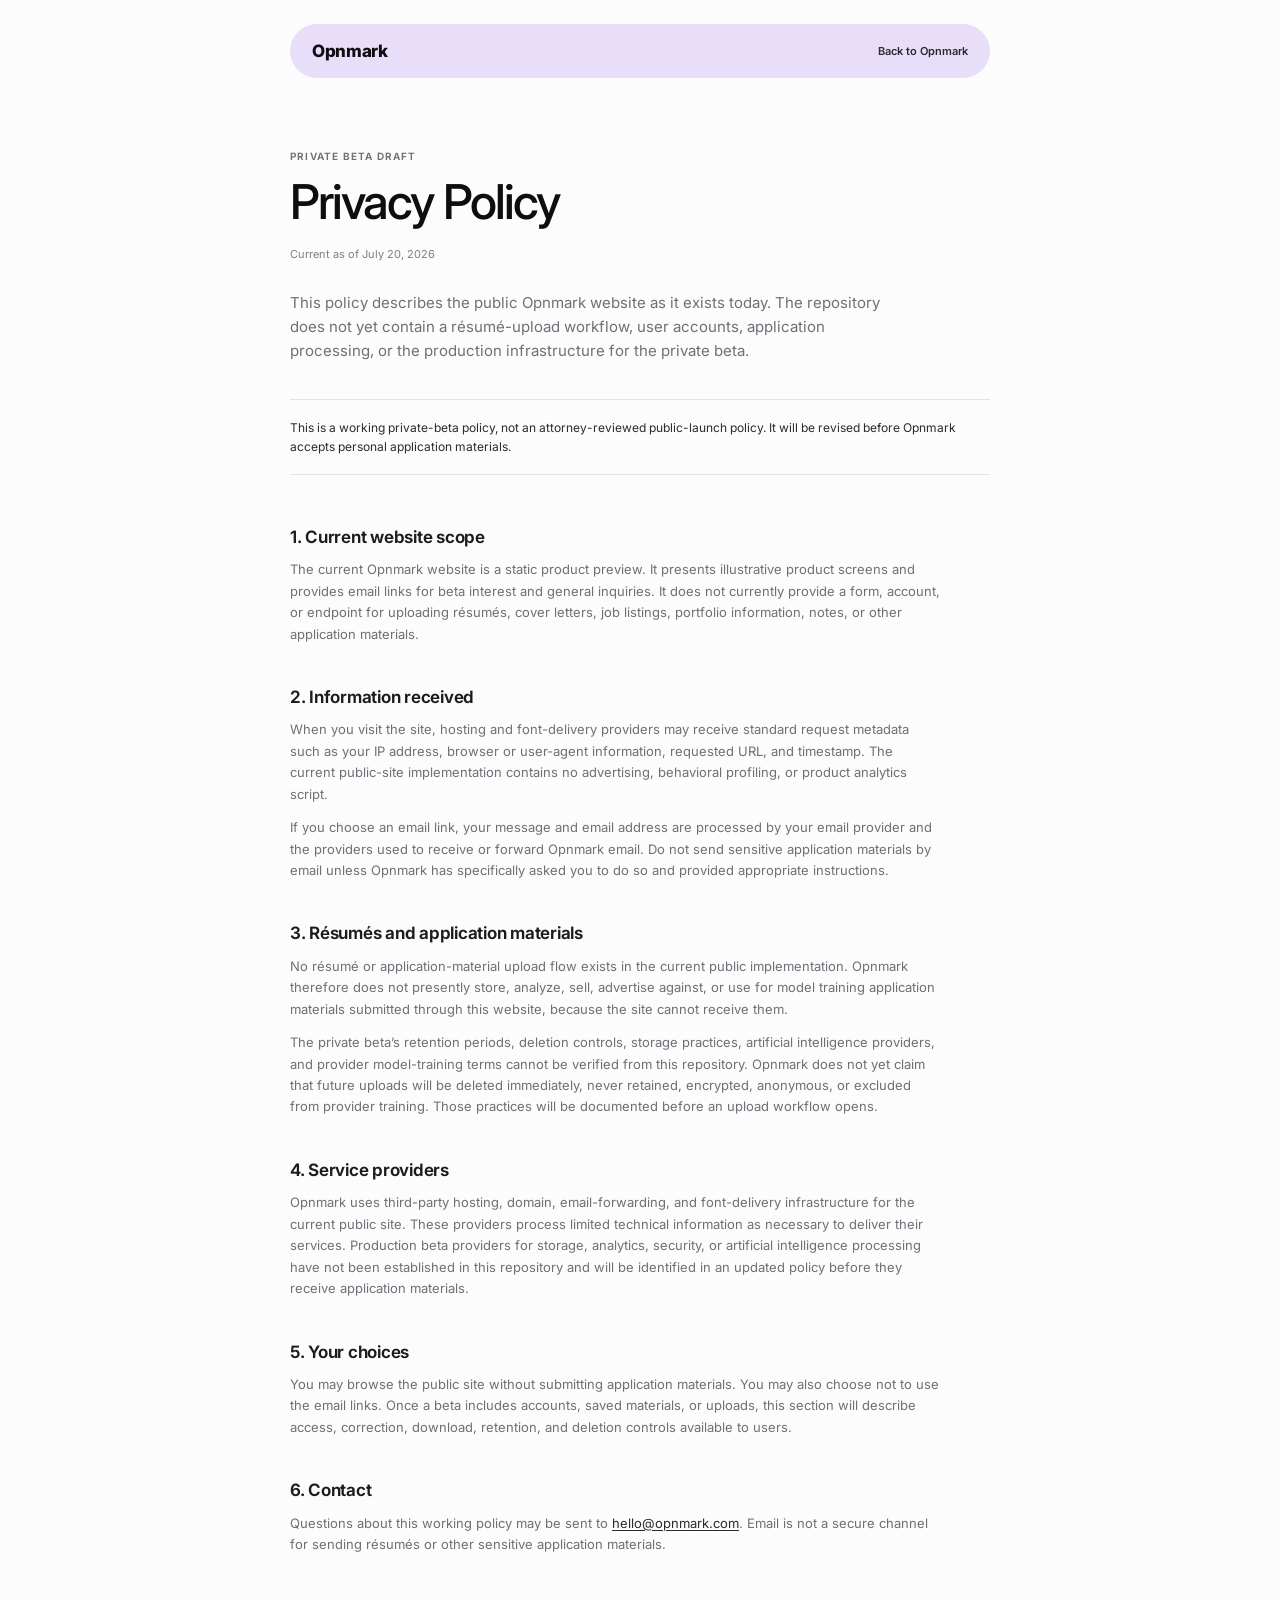
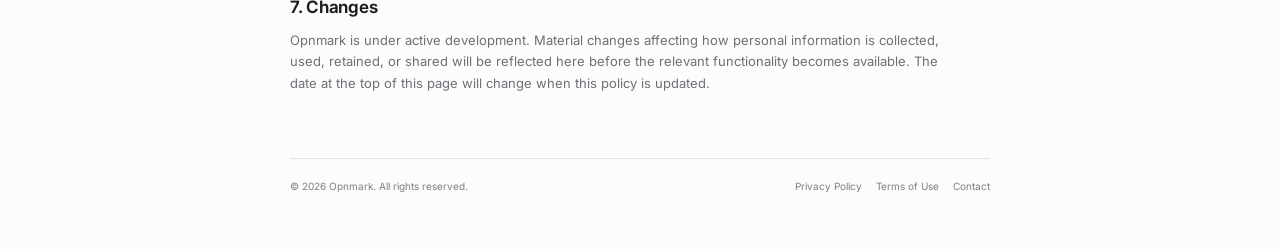
<file: privacy.html>
<!DOCTYPE html>
<html lang="en">
<head>
<meta charset="UTF-8">
<meta name="viewport" content="width=device-width, initial-scale=1.0">
<title>Privacy Policy — Opnmark</title>
<meta name="description" content="The current privacy policy for the Opnmark public website and forthcoming private beta.">
<link rel="icon" href="data:image/svg+xml,%3Csvg xmlns='http://www.w3.org/2000/svg' viewBox='0 0 32 32'%3E%3Crect width='32' height='32' rx='9' fill='%23E9DEFA'/%3E%3Cpath d='M16 7v5m0 8v5M7 16h5m8 0h5m-15.4-6.4 3.5 3.5m5.8 5.8 3.5 3.5m0-12.8-3.5 3.5m-5.8 5.8-3.5 3.5' stroke='%232B2144' stroke-width='2.2' stroke-linecap='round'/%3E%3C/svg%3E">
<link rel="preconnect" href="https://fonts.googleapis.com">
<link rel="preconnect" href="https://fonts.gstatic.com" crossorigin>
<link href="https://fonts.googleapis.com/css2?family=Inter:opsz,wght@14..32,100..900&amp;display=swap" rel="stylesheet">
<link rel="stylesheet" href="legal.css">
<script>
  (function () {
    var media = matchMedia('(prefers-color-scheme: dark)');
    function applyTheme() {
      document.documentElement.setAttribute('data-theme', media.matches ? 'dark' : 'light');
    }
    applyTheme();
    media.addEventListener('change', applyTheme);
  })();
</script>
</head>
<body>
  <!-- Replace with attorney-reviewed policy before public launch. -->
  <div class="legal-shell">
    <header class="legal-nav">
      <a class="legal-brand" href="index.html">Opnmark</a>
      <a class="legal-back" href="index.html">Back to Opnmark</a>
    </header>

    <main class="legal-main">
      <p class="legal-kicker">Private beta draft</p>
      <h1>Privacy Policy</h1>
      <p class="legal-meta">Current as of July 20, 2026</p>
      <p class="legal-lede">This policy describes the public Opnmark website as it exists today. The repository does not yet contain a résumé-upload workflow, user accounts, application processing, or the production infrastructure for the private beta.</p>
      <p class="legal-notice">This is a working private-beta policy, not an attorney-reviewed public-launch policy. It will be revised before Opnmark accepts personal application materials.</p>

      <div class="legal-content">
        <section class="legal-section">
          <h2>1. Current website scope</h2>
          <p>The current Opnmark website is a static product preview. It presents illustrative product screens and provides email links for beta interest and general inquiries. It does not currently provide a form, account, or endpoint for uploading résumés, cover letters, job listings, portfolio information, notes, or other application materials.</p>
        </section>

        <section class="legal-section">
          <h2>2. Information received</h2>
          <p>When you visit the site, hosting and font-delivery providers may receive standard request metadata such as your IP address, browser or user-agent information, requested URL, and timestamp. The current public-site implementation contains no advertising, behavioral profiling, or product analytics script.</p>
          <p>If you choose an email link, your message and email address are processed by your email provider and the providers used to receive or forward Opnmark email. Do not send sensitive application materials by email unless Opnmark has specifically asked you to do so and provided appropriate instructions.</p>
        </section>

        <section class="legal-section">
          <h2>3. Résumés and application materials</h2>
          <p>No résumé or application-material upload flow exists in the current public implementation. Opnmark therefore does not presently store, analyze, sell, advertise against, or use for model training application materials submitted through this website, because the site cannot receive them.</p>
          <p>The private beta’s retention periods, deletion controls, storage practices, artificial intelligence providers, and provider model-training terms cannot be verified from this repository. Opnmark does not yet claim that future uploads will be deleted immediately, never retained, encrypted, anonymous, or excluded from provider training. Those practices will be documented before an upload workflow opens.</p>
        </section>

        <section class="legal-section">
          <h2>4. Service providers</h2>
          <p>Opnmark uses third-party hosting, domain, email-forwarding, and font-delivery infrastructure for the current public site. These providers process limited technical information as necessary to deliver their services. Production beta providers for storage, analytics, security, or artificial intelligence processing have not been established in this repository and will be identified in an updated policy before they receive application materials.</p>
        </section>

        <section class="legal-section">
          <h2>5. Your choices</h2>
          <p>You may browse the public site without submitting application materials. You may also choose not to use the email links. Once a beta includes accounts, saved materials, or uploads, this section will describe access, correction, download, retention, and deletion controls available to users.</p>
        </section>

        <section class="legal-section" id="contact">
          <h2>6. Contact</h2>
          <p>Questions about this working policy may be sent to <a href="mailto:hello@opnmark.com?subject=Opnmark%20privacy">hello@opnmark.com</a>. Email is not a secure channel for sending résumés or other sensitive application materials.</p>
        </section>

        <section class="legal-section">
          <h2>7. Changes</h2>
          <p>Opnmark is under active development. Material changes affecting how personal information is collected, used, retained, or shared will be reflected here before the relevant functionality becomes available. The date at the top of this page will change when this policy is updated.</p>
        </section>
      </div>
    </main>

    <footer class="legal-footer">
      <span>© 2026 Opnmark. All rights reserved.</span>
      <nav class="legal-footer-links" aria-label="Legal">
        <a href="privacy.html" aria-current="page">Privacy Policy</a>
        <a href="terms.html">Terms of Use</a>
        <a href="mailto:hello@opnmark.com?subject=Opnmark%20inquiry">Contact</a>
      </nav>
    </footer>
  </div>
</body>
</html>
</file>
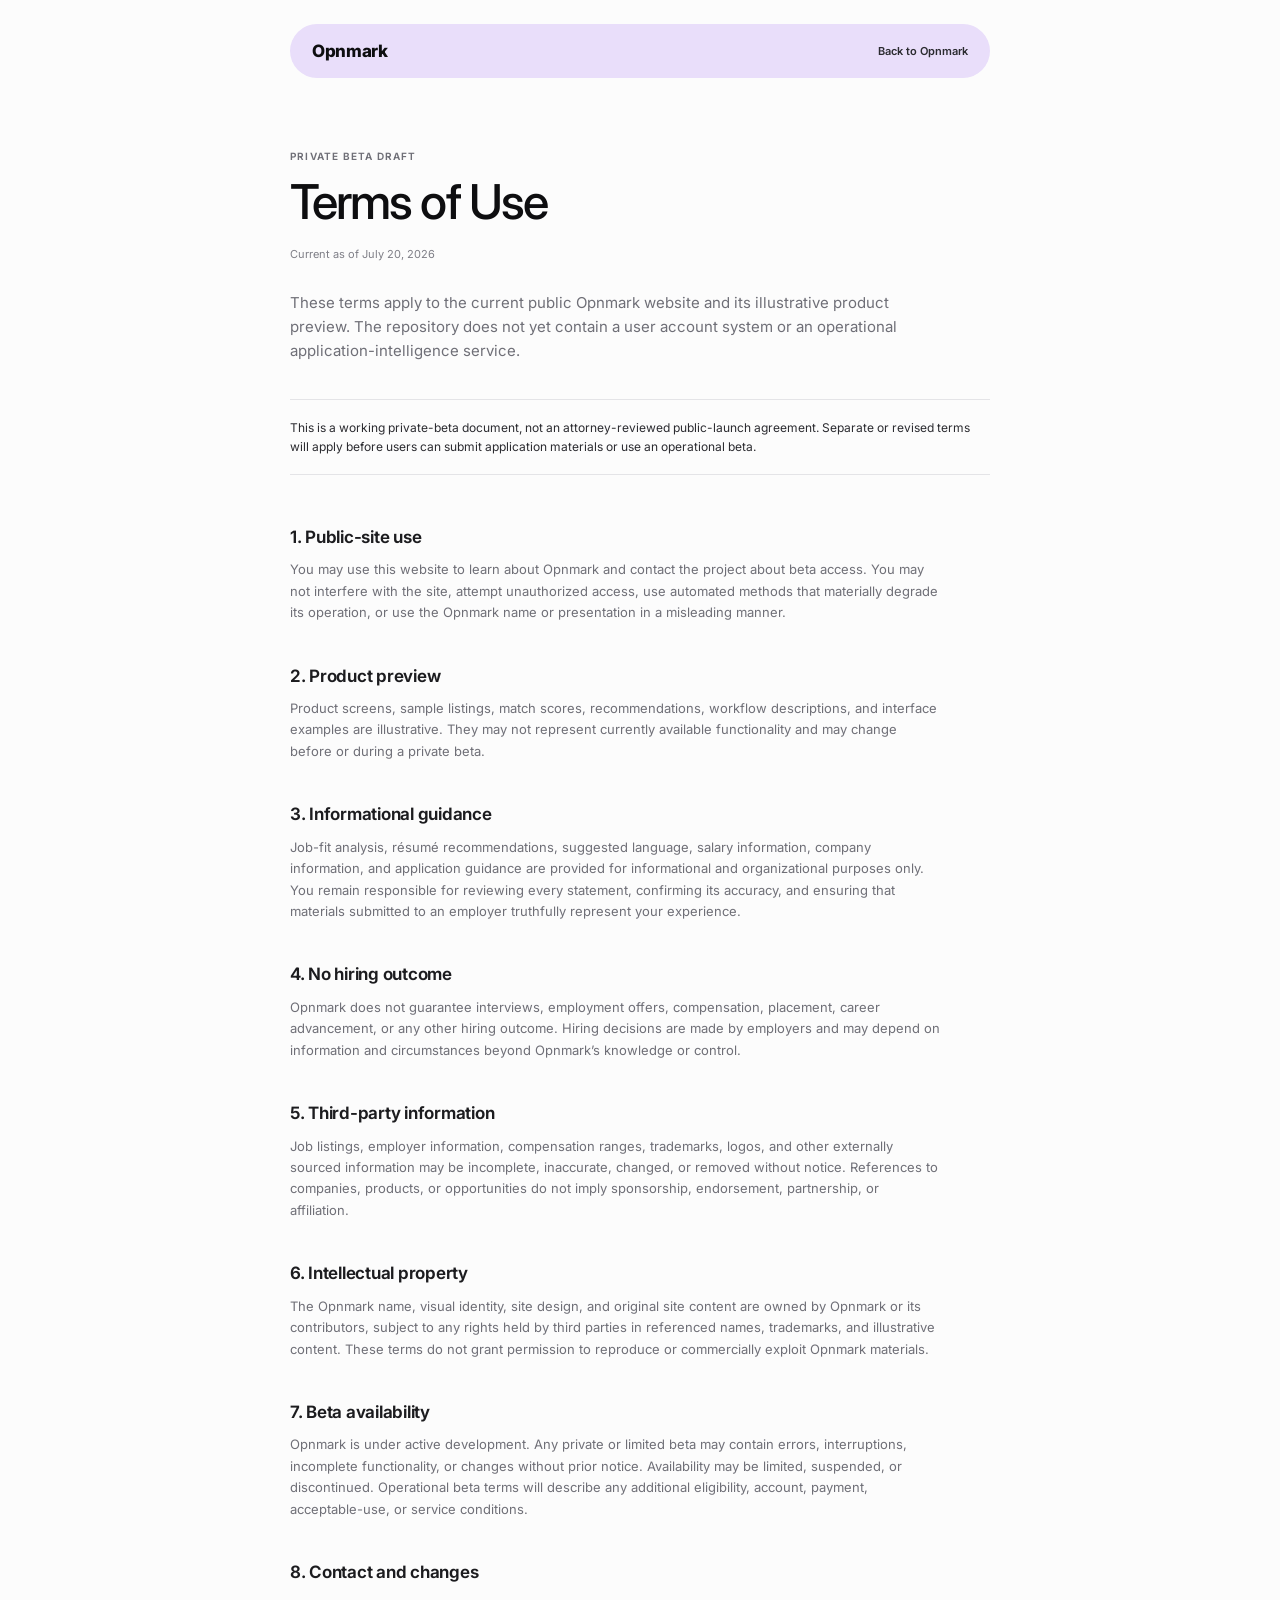
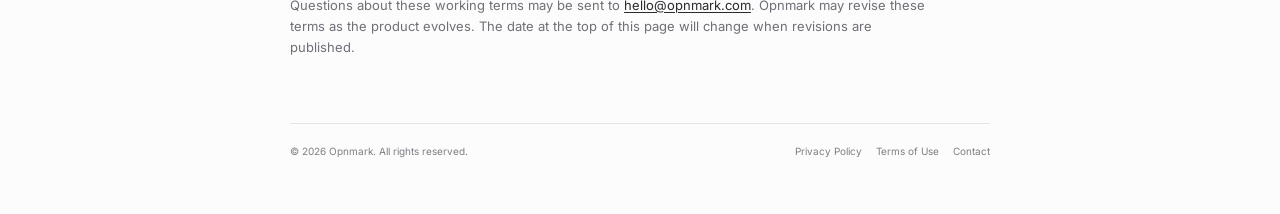
<file: terms.html>
<!DOCTYPE html>
<html lang="en">
<head>
<meta charset="UTF-8">
<meta name="viewport" content="width=device-width, initial-scale=1.0">
<title>Terms of Use — Opnmark</title>
<meta name="description" content="The current terms for using the Opnmark public website and product preview.">
<link rel="icon" href="data:image/svg+xml,%3Csvg xmlns='http://www.w3.org/2000/svg' viewBox='0 0 32 32'%3E%3Crect width='32' height='32' rx='9' fill='%23E9DEFA'/%3E%3Cpath d='M16 7v5m0 8v5M7 16h5m8 0h5m-15.4-6.4 3.5 3.5m5.8 5.8 3.5 3.5m0-12.8-3.5 3.5m-5.8 5.8-3.5 3.5' stroke='%232B2144' stroke-width='2.2' stroke-linecap='round'/%3E%3C/svg%3E">
<link rel="preconnect" href="https://fonts.googleapis.com">
<link rel="preconnect" href="https://fonts.gstatic.com" crossorigin>
<link href="https://fonts.googleapis.com/css2?family=Inter:opsz,wght@14..32,100..900&amp;display=swap" rel="stylesheet">
<link rel="stylesheet" href="legal.css">
<script>
  (function () {
    var media = matchMedia('(prefers-color-scheme: dark)');
    function applyTheme() {
      document.documentElement.setAttribute('data-theme', media.matches ? 'dark' : 'light');
    }
    applyTheme();
    media.addEventListener('change', applyTheme);
  })();
</script>
</head>
<body>
  <!-- Replace with attorney-reviewed policy before public launch. -->
  <div class="legal-shell">
    <header class="legal-nav">
      <a class="legal-brand" href="index.html">Opnmark</a>
      <a class="legal-back" href="index.html">Back to Opnmark</a>
    </header>

    <main class="legal-main">
      <p class="legal-kicker">Private beta draft</p>
      <h1>Terms of Use</h1>
      <p class="legal-meta">Current as of July 20, 2026</p>
      <p class="legal-lede">These terms apply to the current public Opnmark website and its illustrative product preview. The repository does not yet contain a user account system or an operational application-intelligence service.</p>
      <p class="legal-notice">This is a working private-beta document, not an attorney-reviewed public-launch agreement. Separate or revised terms will apply before users can submit application materials or use an operational beta.</p>

      <div class="legal-content">
        <section class="legal-section">
          <h2>1. Public-site use</h2>
          <p>You may use this website to learn about Opnmark and contact the project about beta access. You may not interfere with the site, attempt unauthorized access, use automated methods that materially degrade its operation, or use the Opnmark name or presentation in a misleading manner.</p>
        </section>

        <section class="legal-section">
          <h2>2. Product preview</h2>
          <p>Product screens, sample listings, match scores, recommendations, workflow descriptions, and interface examples are illustrative. They may not represent currently available functionality and may change before or during a private beta.</p>
        </section>

        <section class="legal-section">
          <h2>3. Informational guidance</h2>
          <p>Job-fit analysis, résumé recommendations, suggested language, salary information, company information, and application guidance are provided for informational and organizational purposes only. You remain responsible for reviewing every statement, confirming its accuracy, and ensuring that materials submitted to an employer truthfully represent your experience.</p>
        </section>

        <section class="legal-section">
          <h2>4. No hiring outcome</h2>
          <p>Opnmark does not guarantee interviews, employment offers, compensation, placement, career advancement, or any other hiring outcome. Hiring decisions are made by employers and may depend on information and circumstances beyond Opnmark’s knowledge or control.</p>
        </section>

        <section class="legal-section">
          <h2>5. Third-party information</h2>
          <p>Job listings, employer information, compensation ranges, trademarks, logos, and other externally sourced information may be incomplete, inaccurate, changed, or removed without notice. References to companies, products, or opportunities do not imply sponsorship, endorsement, partnership, or affiliation.</p>
        </section>

        <section class="legal-section">
          <h2>6. Intellectual property</h2>
          <p>The Opnmark name, visual identity, site design, and original site content are owned by Opnmark or its contributors, subject to any rights held by third parties in referenced names, trademarks, and illustrative content. These terms do not grant permission to reproduce or commercially exploit Opnmark materials.</p>
        </section>

        <section class="legal-section">
          <h2>7. Beta availability</h2>
          <p>Opnmark is under active development. Any private or limited beta may contain errors, interruptions, incomplete functionality, or changes without prior notice. Availability may be limited, suspended, or discontinued. Operational beta terms will describe any additional eligibility, account, payment, acceptable-use, or service conditions.</p>
        </section>

        <section class="legal-section">
          <h2>8. Contact and changes</h2>
          <p>Questions about these working terms may be sent to <a href="mailto:hello@opnmark.com?subject=Opnmark%20terms">hello@opnmark.com</a>. Opnmark may revise these terms as the product evolves. The date at the top of this page will change when revisions are published.</p>
        </section>
      </div>
    </main>

    <footer class="legal-footer">
      <span>© 2026 Opnmark. All rights reserved.</span>
      <nav class="legal-footer-links" aria-label="Legal">
        <a href="privacy.html">Privacy Policy</a>
        <a href="terms.html" aria-current="page">Terms of Use</a>
        <a href="mailto:hello@opnmark.com?subject=Opnmark%20inquiry">Contact</a>
      </nav>
    </footer>
  </div>
</body>
</html>
</file>
<file: legal.css>
:root {
  color-scheme: light;
  --bg: #FCFCFC;
  --surface: #F8F8F9;
  --rule: #E4E4E7;
  --ink: #0E0E10;
  --ink-hi: #1C1C1F;
  --ink-soft: #2B2B30;
  --ink-mut: #6F6F77;
  --ink-dim: #7E7E86;
  --navbar-bg: #E9DEFA;
}

:root[data-theme="dark"] {
  color-scheme: dark;
  --bg: #121212;
  --surface: #161616;
  --rule: #333333;
  --ink: #FDFDFD;
  --ink-hi: #F2F2F2;
  --ink-soft: #E9E9E9;
  --ink-mut: #A5A5AC;
  --ink-dim: #969696;
  --navbar-bg: #2B2144;
}

* {
  margin: 0;
  padding: 0;
  box-sizing: border-box;
}

html,
body {
  min-height: 100%;
  background: var(--bg);
  color: var(--ink);
  font-family: "Inter", ui-sans-serif, system-ui, -apple-system, sans-serif;
  font-synthesis: none;
  -webkit-font-smoothing: antialiased;
  -moz-osx-font-smoothing: grayscale;
  text-rendering: optimizeLegibility;
}

body {
  overflow-x: clip;
}

a {
  color: inherit;
  text-decoration: none;
}

a:focus-visible {
  outline: 2px solid var(--ink);
  outline-offset: 3px;
}

.legal-shell {
  width: min(700px, calc(100vw - 56px));
  margin: 0 auto;
  padding: 24px 0 40px;
}

.legal-nav {
  min-height: 54px;
  display: flex;
  align-items: center;
  justify-content: space-between;
  gap: 24px;
  padding: 0 22px;
  border-radius: 27px;
  background: var(--navbar-bg);
}

.legal-brand {
  min-height: 40px;
  display: inline-flex;
  align-items: center;
  font-size: 17px;
  font-weight: 800;
  letter-spacing: -0.02em;
}

.legal-back {
  min-height: 40px;
  display: inline-flex;
  align-items: center;
  color: var(--ink-soft);
  font-size: 11px;
  font-weight: 600;
}

.legal-main {
  padding: 72px 0 64px;
}

.legal-kicker {
  color: var(--ink-mut);
  font-size: 10px;
  font-weight: 650;
  letter-spacing: 0.12em;
  text-transform: uppercase;
}

.legal-main h1 {
  margin-top: 16px;
  max-width: 620px;
  color: var(--ink);
  font-size: clamp(38px, 7vw, 48px);
  font-weight: 520;
  line-height: 1;
  letter-spacing: -0.04em;
  text-wrap: balance;
}

.legal-meta {
  margin-top: 20px;
  color: var(--ink-dim);
  font-size: 11px;
  line-height: 1.5;
}

.legal-lede {
  margin-top: 28px;
  max-width: 620px;
  color: var(--ink-mut);
  font-size: 15px;
  line-height: 1.6;
  text-wrap: pretty;
}

.legal-notice {
  margin-top: 36px;
  padding: 18px 0;
  border-top: 1px solid var(--rule);
  border-bottom: 1px solid var(--rule);
  color: var(--ink-soft);
  font-size: 12px;
  line-height: 1.6;
}

.legal-content {
  margin-top: 52px;
  display: grid;
  gap: 42px;
}

.legal-section {
  max-width: 650px;
}

.legal-section h2 {
  color: var(--ink-hi);
  font-size: 17px;
  font-weight: 650;
  line-height: 1.2;
  letter-spacing: -0.015em;
}

.legal-section p,
.legal-section li {
  color: var(--ink-mut);
  font-size: 13px;
  line-height: 1.65;
}

.legal-section h2 + p,
.legal-section h2 + ul,
.legal-section p + p {
  margin-top: 12px;
}

.legal-section ul {
  padding-left: 18px;
}

.legal-section a {
  color: var(--ink-soft);
  text-decoration: underline;
  text-decoration-thickness: from-font;
  text-underline-offset: 0.16em;
  text-decoration-skip-ink: auto;
}

.legal-footer {
  padding-top: 20px;
  border-top: 1px solid var(--rule);
  display: flex;
  align-items: flex-start;
  justify-content: space-between;
  gap: 24px;
  color: var(--ink-dim);
  font-size: 10px;
  line-height: 1.5;
}

.legal-footer-links {
  display: flex;
  flex-wrap: wrap;
  justify-content: flex-end;
  gap: 4px 14px;
}

.legal-footer a {
  min-height: 30px;
  display: inline-flex;
  align-items: flex-start;
}

@media (max-width: 560px) {
  .legal-shell {
    width: calc(100vw - 40px);
    padding-top: 30px;
  }

  .legal-nav {
    min-height: 50px;
    padding: 0 16px;
  }

  .legal-main {
    padding: 56px 0;
  }

  .legal-main h1 {
    font-size: 36px;
  }

  .legal-content {
    margin-top: 44px;
    gap: 36px;
  }

  .legal-footer {
    flex-direction: column;
    gap: 12px;
  }

  .legal-footer-links {
    justify-content: flex-start;
  }
}

@media (prefers-reduced-motion: reduce) {
  * {
    scroll-behavior: auto !important;
    transition: none !important;
  }
}
</file>
